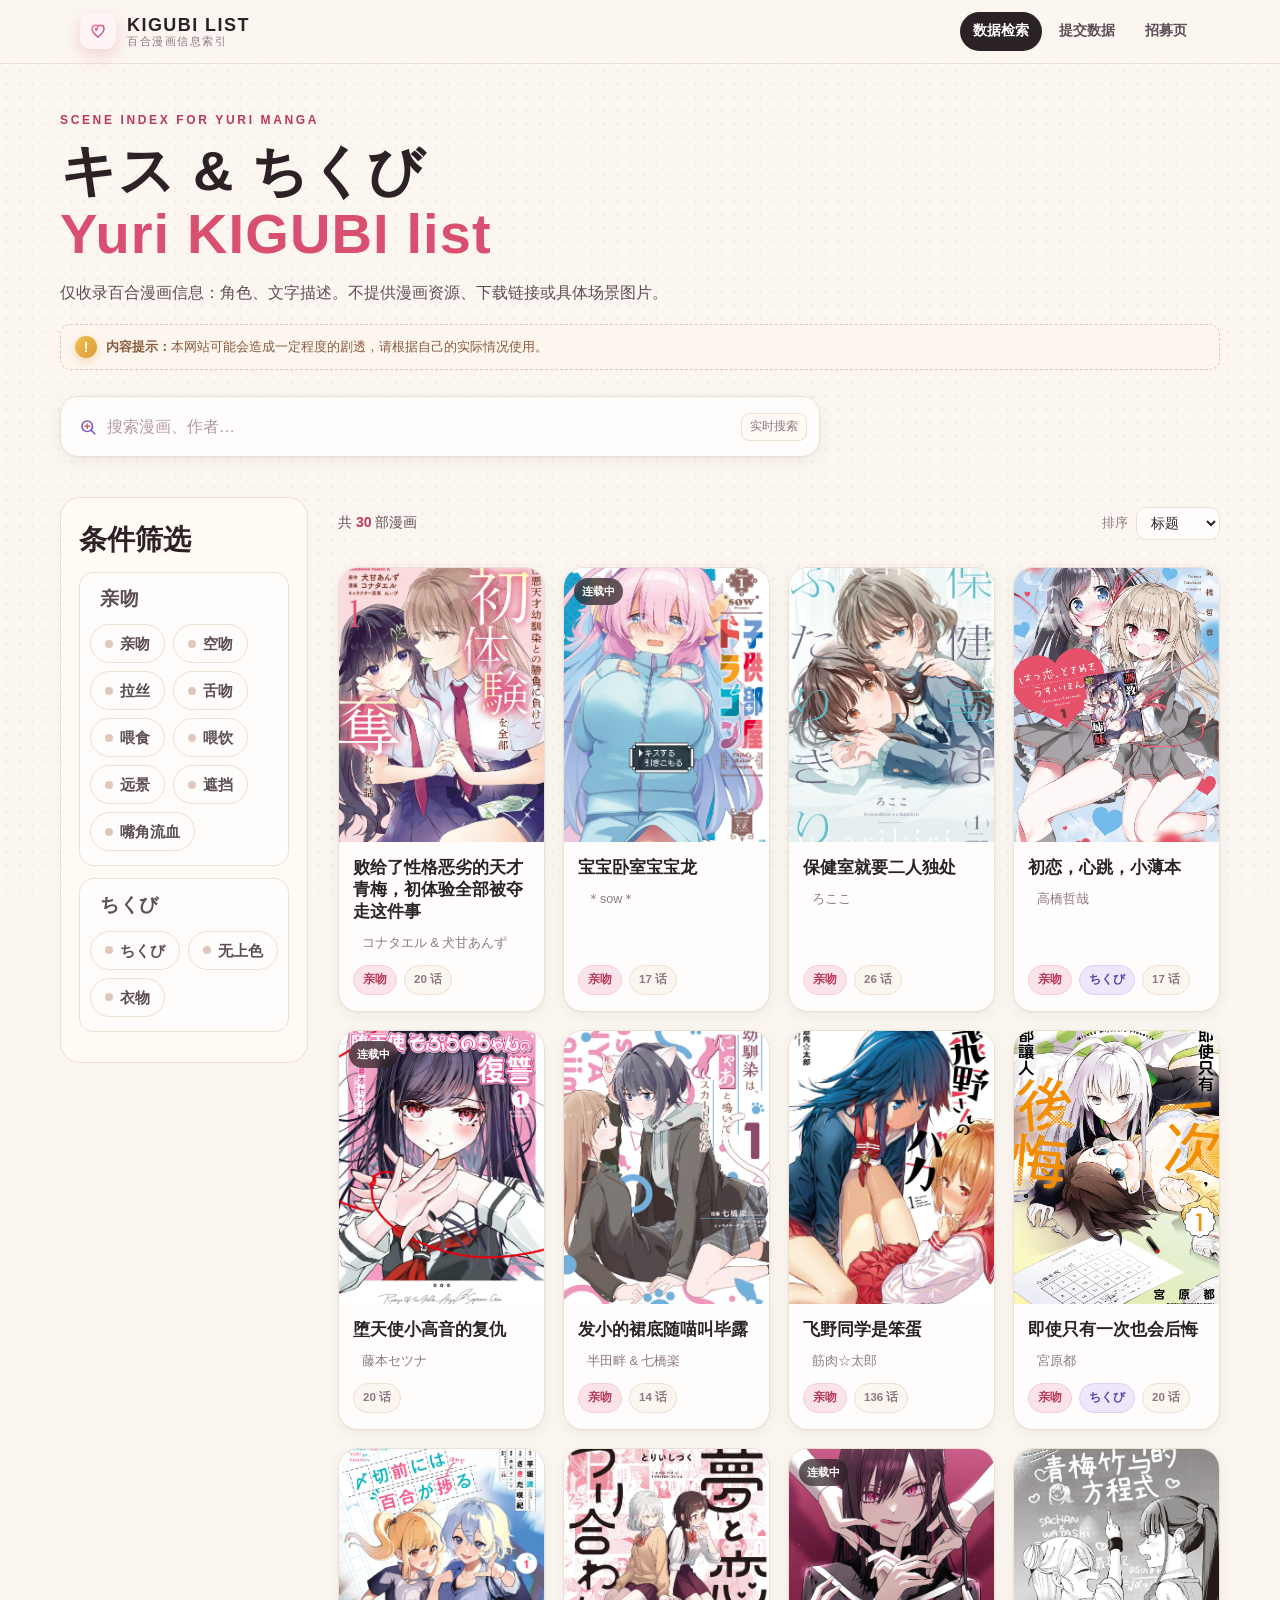
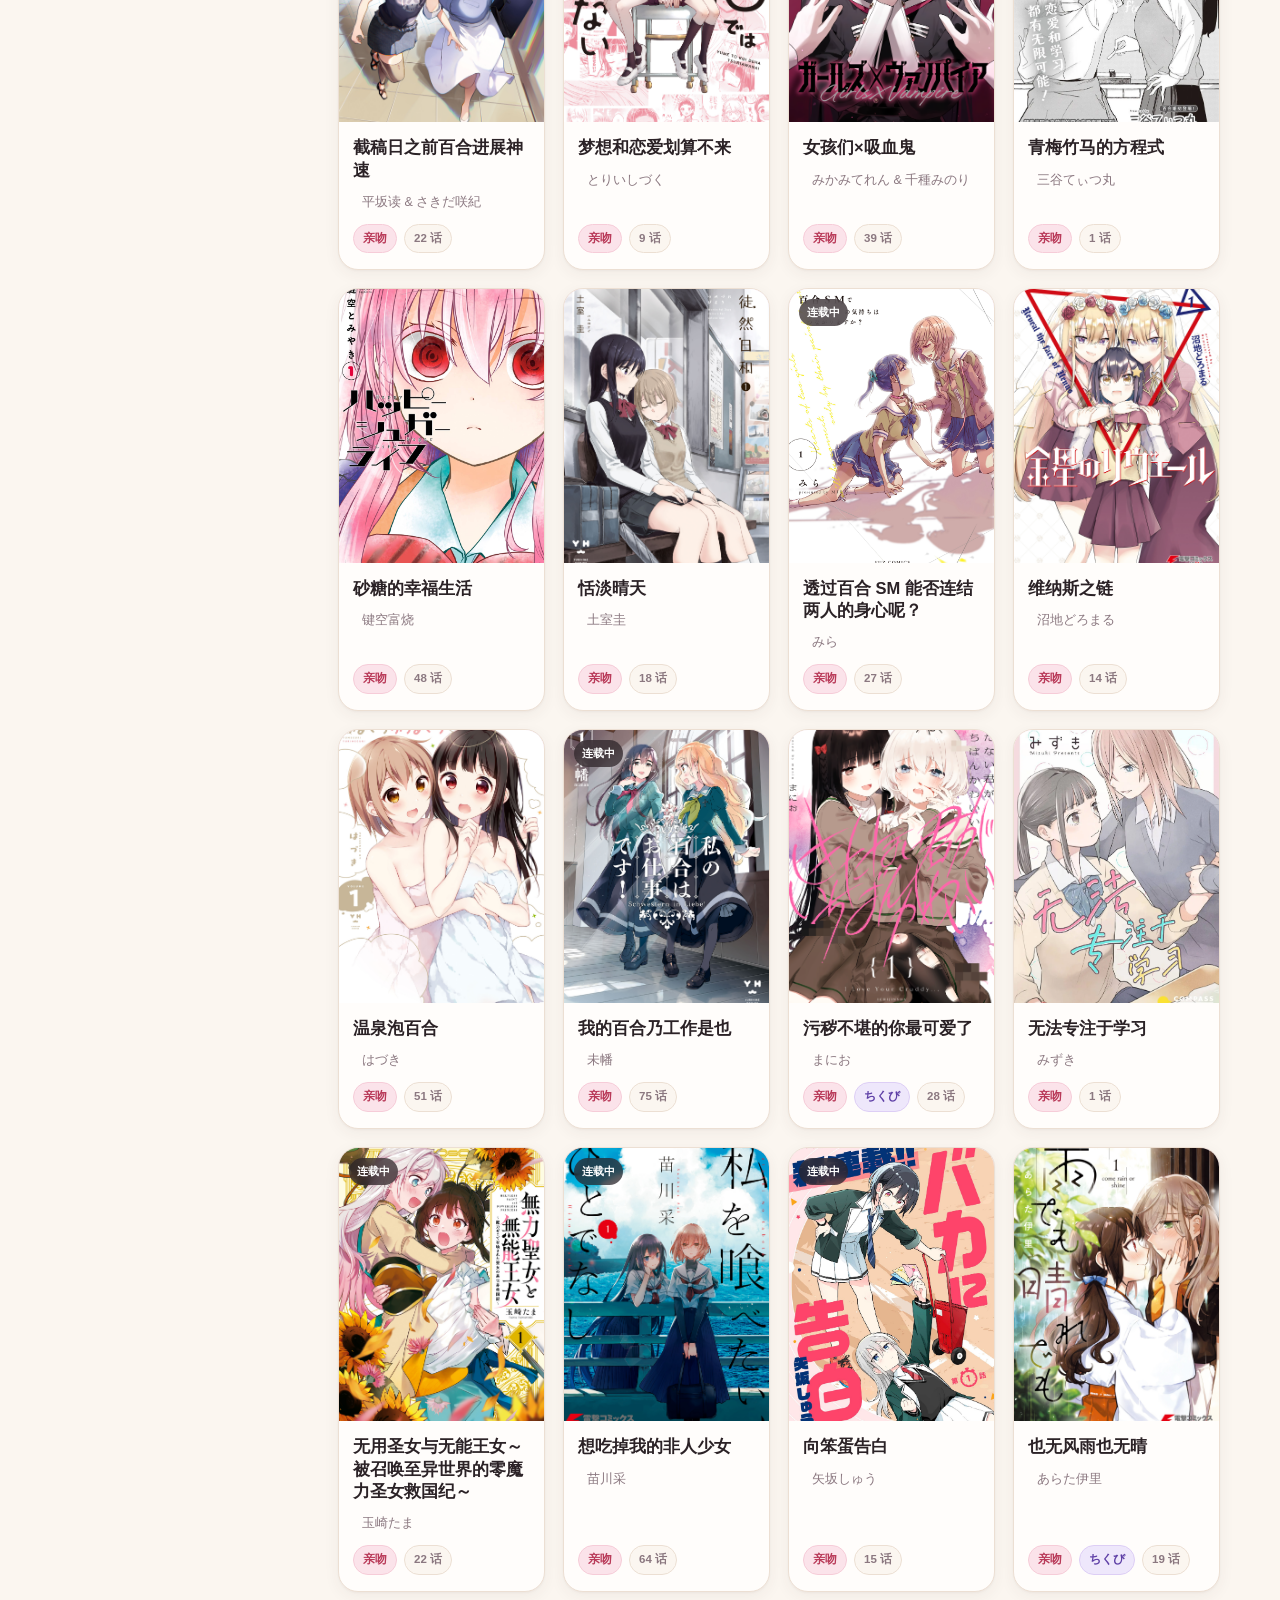
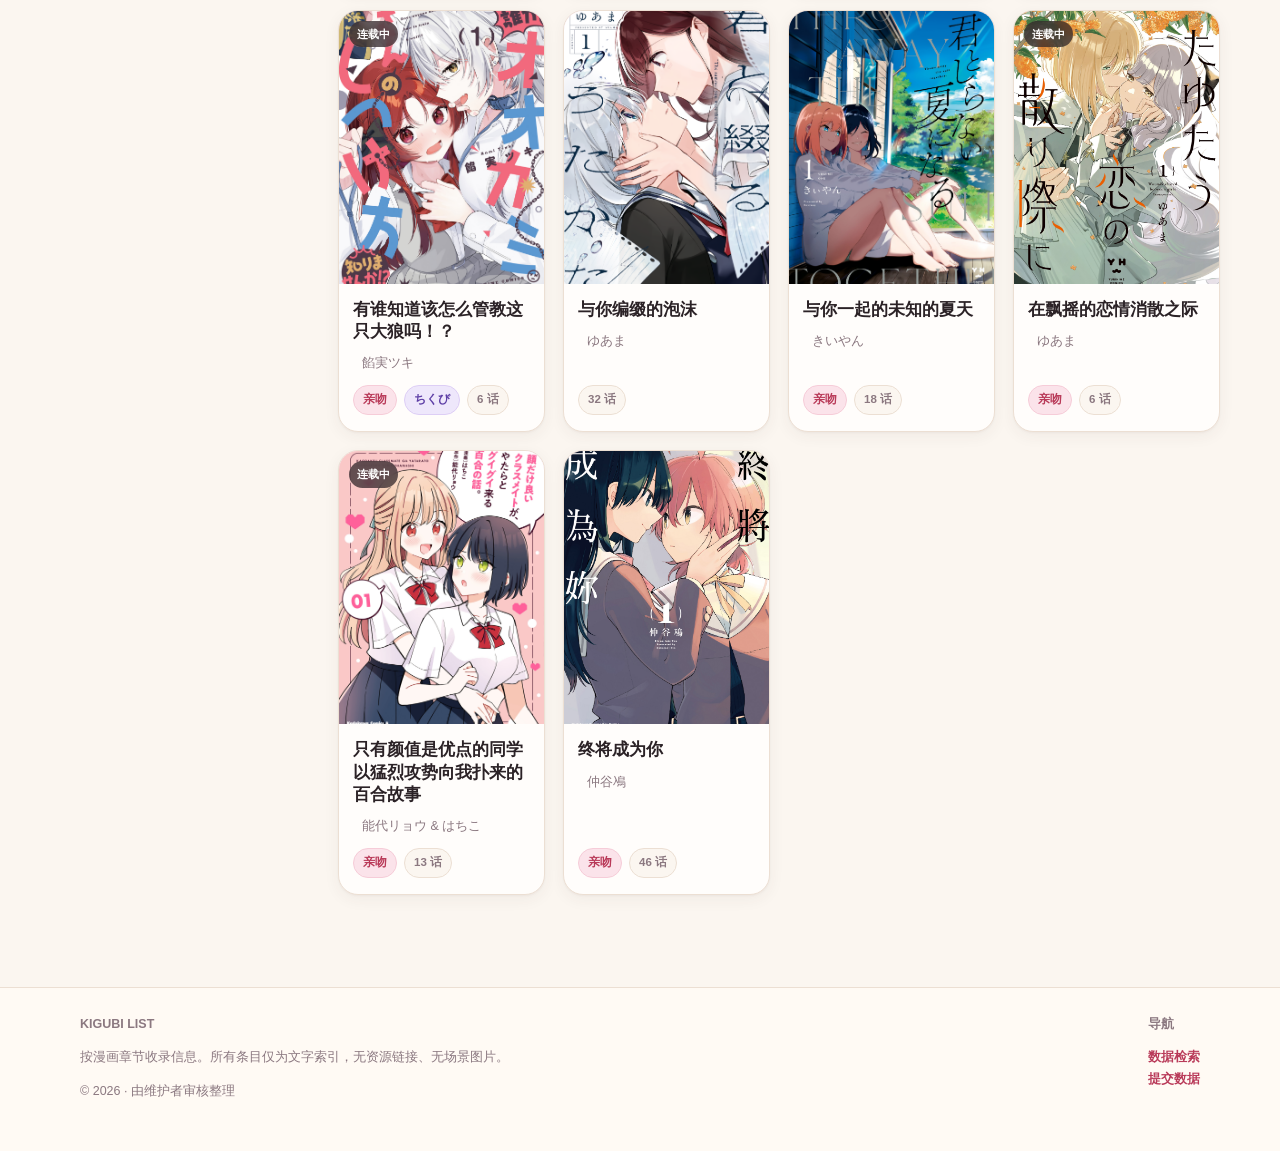
<file: index.html>
<!doctype html>
<html lang="zh-CN">
<head>
  <meta charset="utf-8">
  <meta name="viewport" content="width=device-width, initial-scale=1">
  <title>YURI KIGUBI LIST</title>
  <meta name="description" content="按漫画与章节收录亲吻场景和ちくび的信息索引。只提供角色与文字描述，不提供资源与具体场景图片。">
  <link rel="icon" href="assets/favicon.svg">  <link rel="stylesheet" href="assets/css/style.css">
</head>
<body>
  <a class="skip-link" href="#main">跳到主要内容</a>

  <header class="site-header">
    <div class="nav-inner">
      <a class="brand" href="index.html" aria-label="KIGUBI LIST 首页">
        <span class="brand-mark" aria-hidden="true"><img src="assets/favicon.svg" alt="" class="brand-mark-icon"></span>
        <span class="brand-text">
          <span class="brand-name">KIGUBI LIST</span>
          <span class="brand-sub">百合漫画信息索引</span>
        </span>
      </a>
      <nav class="nav-links" aria-label="主导航">
        <a data-nav href="index.html">数据检索</a>
        <a data-nav href="feedback.html">提交数据</a>
        <a data-nav href="join.html">招募页</a>
      </nav>
    </div>
  </header>

  <main id="main">
    <div class="wrap hero">
      <p class="section-kicker">Scene Index for Yuri Manga</p>
      <h1>キス &amp; ちくび<br><span class="tone">Yuri KIGUBI list</span></h1>
      <p class="hero-desc">
        仅收录百合漫画信息：角色、文字描述。不提供漫画资源、下载链接或具体场景图片。
      </p>

      <div class="hero-notice" role="note">
        <span class="hero-warn-icon" aria-hidden="true">!</span>
        <span><strong>内容提示：</strong>本网站可能会造成一定程度的剧透，请根据自己的实际情况使用。</span>
      </div>

      <div class="search-shell">
        <span class="icon search-icon" aria-hidden="true"><svg viewBox="0 0 24 24" width="18" height="18" fill="none" stroke="currentColor" stroke-width="2.2" stroke-linecap="round" stroke-linejoin="round"><circle cx="11" cy="11" r="7"></circle><line x1="16.5" y1="16.5" x2="21" y2="21"></line><path d="M8 11h6M11 8v6" stroke="#d94f70" stroke-width="1.8"></path></svg></span>
        <input id="searchInput" type="search" placeholder="搜索漫画、作者…" autocomplete="off">
        <span class="search-hint">实时搜索</span>
      </div>

      </div>

    <div class="wrap page">
      <div class="library">
        <aside class="filters" aria-label="条件筛选">
          <h2>条件筛选</h2>
          <div class="filter-box">
            <div class="filter-box-title">亲吻</div>
            <div class="filter-cloud" id="kissFilterCloud"></div>
          </div>
          <div class="filter-box">
            <div class="filter-box-title">ちくび</div>
            <div class="filter-cloud" id="nudityFilterCloud"></div>
          </div>
          <button class="clear-filters" id="clearFilters" type="button" style="display:none">清除筛选</button>
        </aside>

        <section aria-label="漫画列表">
          <div class="toolbar">
            <p class="toolbar-result" id="resultLabel" aria-live="polite"></p>
            <div class="select-wrap">
              <label for="sortSelect">排序</label>
              <select id="sortSelect">
                <option value="title" selected>标题</option>
                <option value="chapters">章节数</option>
              </select>
            </div>
          </div>
          <div class="manga-grid" id="mangaGrid"></div>
        </section>
      </div>
    </div>
  </main>

  <footer class="site-footer">
    <div class="footer-inner">
      <div class="grow">
        <strong>KIGUBI LIST</strong>
        <p>按漫画章节收录信息。所有条目仅为文字索引，无资源链接、无场景图片。</p>
        <p>© <span data-year>2025</span> · 由维护者审核整理</p>
      </div>
      <div>
        <strong>导航</strong>
        <p><a href="index.html">数据检索</a><br>
           <a href="feedback.html">提交数据</a></p>
      </div>
    </div>
  </footer>

  <!--  
  <div class="spoiler-modal" id="spoilerModal" hidden>
    <div class="spoiler-card" role="dialog" aria-labelledby="spoilerTitle">
      <h1 id="spoilerTitle">剧透预警</h1>
      <p class="spoiler-sub">本站仅收录百合漫画信息，不提供任何资源，使用将会导致一定程度的剧透，请根据您对剧透的不同容忍度使用本站。</p>
      <div class="spoiler-grid">
        <div class="spoiler-mini" style="background:#fde7ee; color:#d94f70;">
          <span class="spoiler-mini-title" style="font-size:18px;">剧透预警</span>
          <span class="spoiler-mini-desc" style="font-size:14px;">示例说明文字（后续替换）</span>
        </div>
        <div class="spoiler-mini" style="background:#fbefdb; color:#d99a3c;">
          <span class="spoiler-mini-title" style="font-size:19px;">示例示例</span>
          <span class="spoiler-mini-desc" style="font-size:13px;">示例说明文字一</span>
          <span class="spoiler-mini-desc" style="font-size:15px;">示例说明文字二</span>
        </div>
        <div class="spoiler-mini" style="background:#eee7fb; color:#7b5bc2;">
          <span class="spoiler-mini-title" style="font-size:17px;">示例标题三（稍小字号）</span>
          <span class="spoiler-mini-desc" style="font-size:16px;">示例说明文字</span>
          <span class="spoiler-mini-desc" style="font-size:14px;">补充示例说明</span>
        </div>
        <div class="spoiler-mini" style="background:#dff2eb; color:#3d9a7c;">
          <span class="spoiler-mini-title" style="font-size:20px;">示例标题四</span>
          <span class="spoiler-mini-desc" style="font-size:15px;">示例说明文字（后续替换）</span>
        </div>
      </div>
      <label class="check-row spoiler-check">
        <input type="checkbox" id="spoilerNever" disabled>
        <span id="spoilerNeverLabel">我已了解本网站将会造成一定程度的百合漫画剧透且不提供任何资源，下次不再提示（10 秒后可勾选）</span>
      </label>
      <button class="btn-primary" id="spoilerConfirm" type="button">确认</button>
    </div>
  </div>
  -->

  <script src="data/config.js"></script>
  <script src="data/manga-data.js"></script>
  <script src="assets/js/app.js"></script>
  <script src="assets/js/index.js"></script>
</body>
</html>
</file>
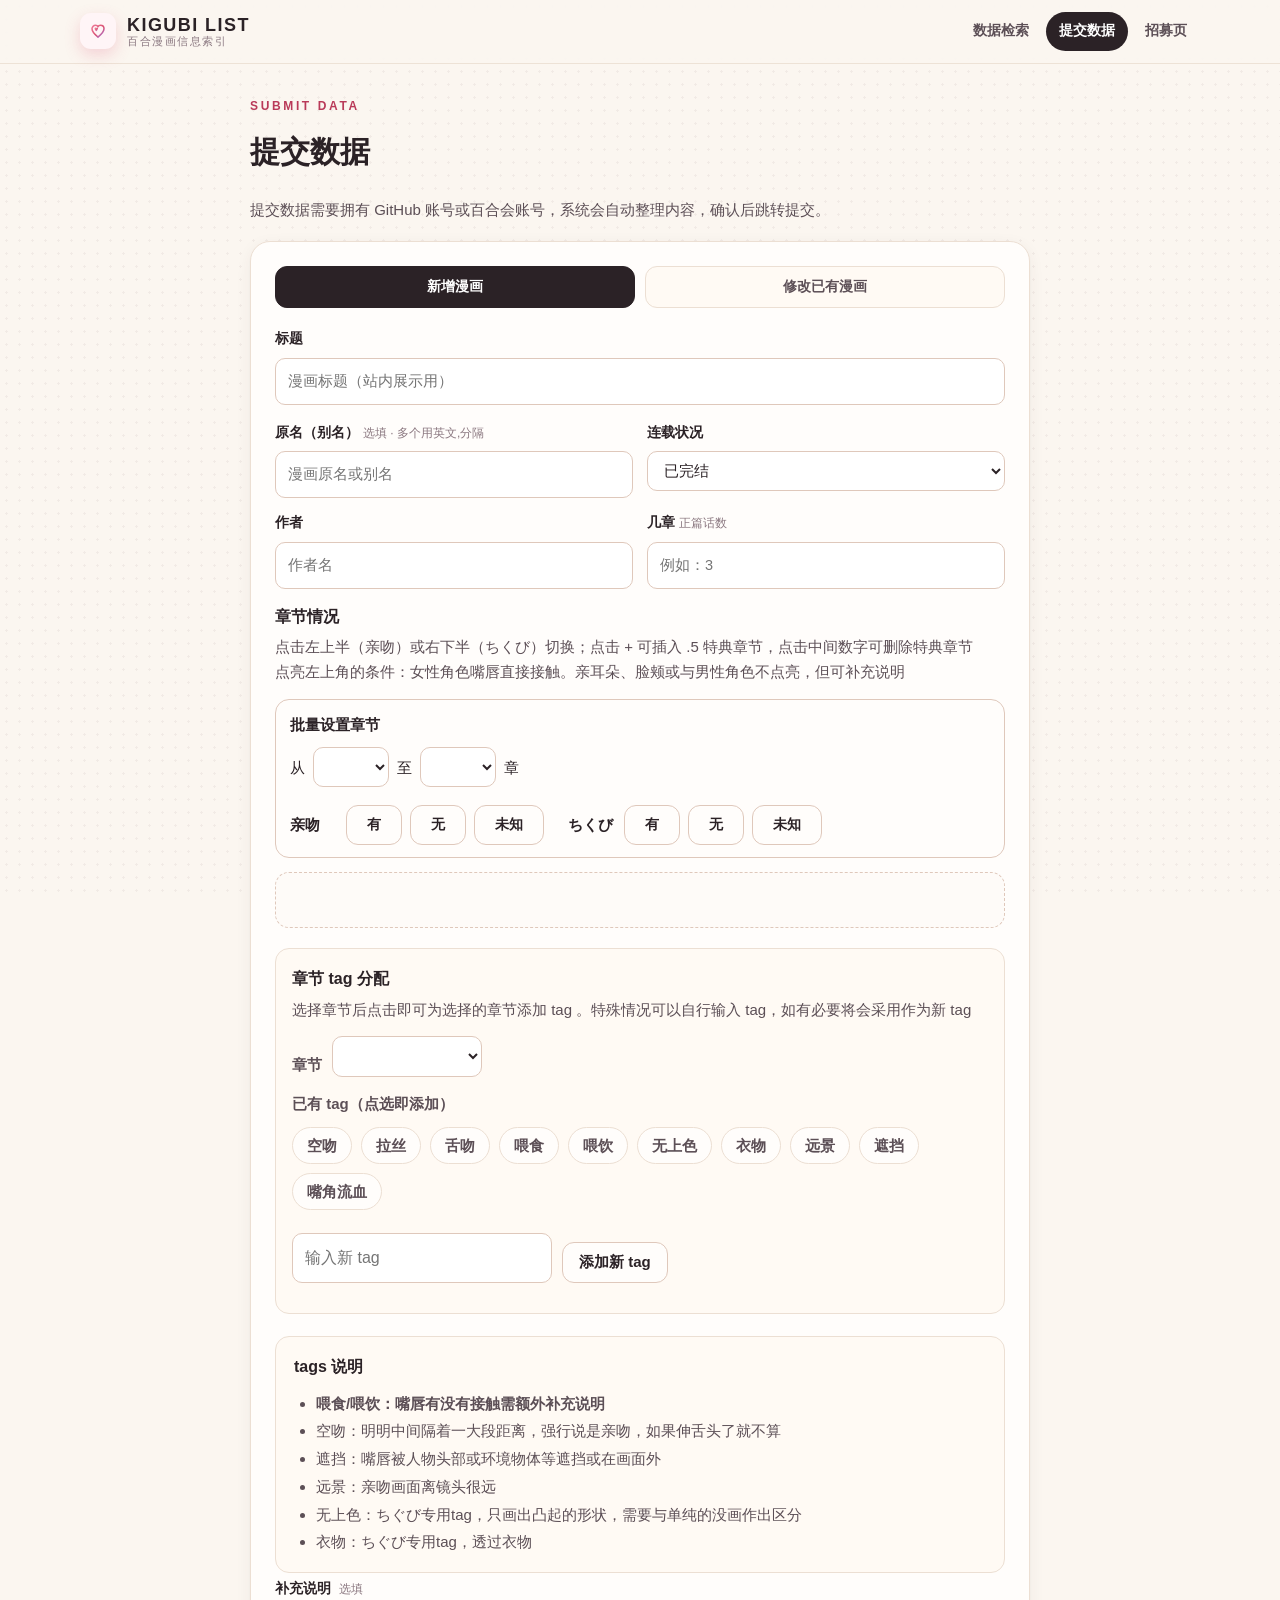
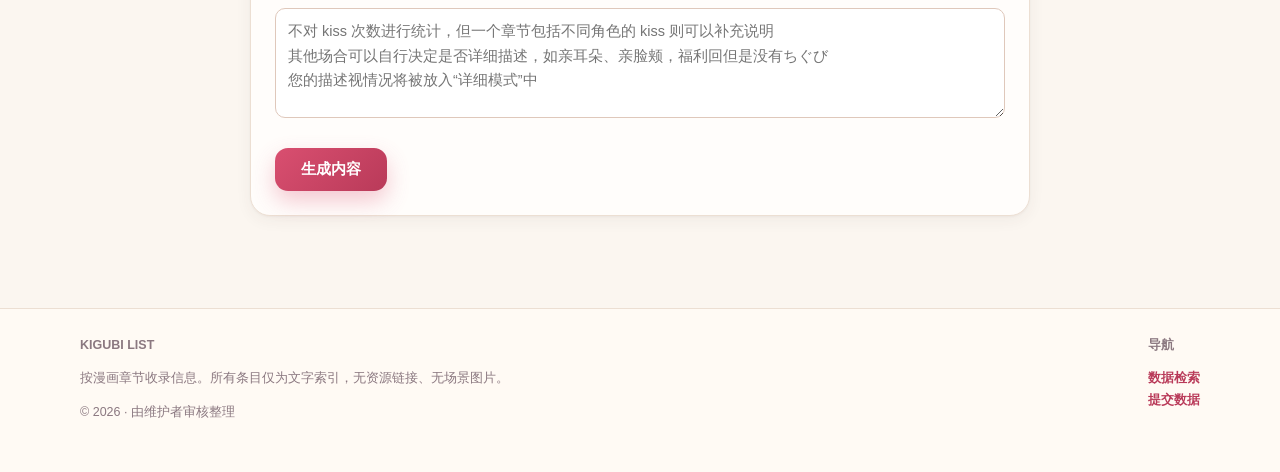
<file: feedback.html>
<!doctype html>
<html lang="zh-CN">
<head>
  <meta charset="utf-8">
  <meta name="viewport" content="width=device-width, initial-scale=1">
  <title>提交数据 | YURI KIGUBI LIST</title>
  <meta name="description" content="新增漫画或修改已有漫画的信息">
  <link rel="icon" href="assets/favicon.svg">  <link rel="stylesheet" href="assets/css/style.css">
</head>
<body>  
  <a class="skip-link" href="#main">跳到主要内容</a>

  <header class="site-header">
    <div class="nav-inner">
      <a class="brand" href="index.html" aria-label="KIGUBI LIST 首页">
        <span class="brand-mark" aria-hidden="true"><img src="assets/favicon.svg" alt="" class="brand-mark-icon"></span>
        <span class="brand-text">
          <span class="brand-name">KIGUBI LIST</span>
          <span class="brand-sub">百合漫画信息索引</span>
        </span>
      </a>
      <nav class="nav-links" aria-label="主导航">
        <a data-nav href="index.html">数据检索</a>
        <a data-nav href="feedback.html">提交数据</a>
        <a data-nav href="join.html">招募页</a>
      </nav>
    </div>
  </header>

  <main id="main" class="wrap page">
    <div class="form-shell">
      <p class="section-kicker">Submit Data</p>
      <h1 style="margin-top:0; font-family:var(--font-display); font-size:30px; font-weight:900;">提交数据</h1>
      <p class="form-intro">
        提交数据需要拥有 GitHub 账号或百合会账号，系统会自动整理内容，确认后跳转提交。
      </p>

      <div class="setup-notice" id="setupNotice">
        <strong>目前出现了些许问题，请耐心等待站点维护者进行修复，若长时间未恢复可于 github 或百合会联系维护者。</strong>
      </div>

      <form class="form-card" id="feedbackForm" novalidate>
        <div class="fb-tabs" role="tablist" aria-label="数据类型">
          <button type="button" class="fb-tab active" data-tab="new" id="tabNew">新增漫画</button>
          <button type="button" class="fb-tab" data-tab="modify" id="tabModify">修改已有漫画</button>
        </div>

        <!-- 新增漫画 -->
        <section class="fb-panel active" id="panelNew" aria-label="新增漫画">
          <div class="field">
            <label for="fbkNewTitle">标题<span class="field-hint"></span></label>
            <input class="input" id="fbkNewTitle" name="newTitle" placeholder="漫画标题（站内展示用）">
          </div>

          <div class="form-row">
            <div class="field">
              <label for="fbkNewAltTitles">原名（别名）<span class="field-hint">选填 · 多个用英文,分隔</span></label>
              <input class="input" id="fbkNewAltTitles" name="newAltTitles" placeholder="漫画原名或别名">
            </div>
            <div class="field">
              <label for="fbkNewStatus">连载状况<span class="field-hint"></span></label>
              <select class="select" id="fbkNewStatus" name="newStatus">
                <option value="">已完结</option>
                <option value="连载中">连载中</option>
                <option value="休刊">休刊</option>
              </select>
            </div>
          </div>

          <div class="form-row">
            <div class="field">
              <label for="fbkNewAuthor">作者<span class="field-hint"></span></label>
              <input class="input" id="fbkNewAuthor" name="newAuthor" placeholder="作者名">
            </div>
            <div class="field">
              <label for="fbkNewChapters">几章<span class="field-hint">正篇话数</span></label>
              <input class="input" id="fbkNewChapters" name="newChapters" type="number" min="1" max="300" inputmode="numeric" placeholder="例如：3">
            </div>
          </div>

          <p class="chapter-cells-title">章节情况</p>
          <p class="chapter-cells-hint">点击左上半（亲吻）或右下半（ちくび）切换；点击 + 可插入 .5 特典章节，点击中间数字可删除特典章节<br>点亮左上角的条件：女性角色嘴唇直接接触。亲耳朵、脸颊或与男性角色不点亮，但可补充说明</p>
          <div class="chapter-cells" id="newChapterCells"></div>

          <div class="tag-assign">
            <p class="chapter-cells-title">章节 tag 分配</p>
            <p class="chapter-cells-hint">选择章节后点击即可为选择的章节添加 tag 。特殊情况可以自行输入 tag，如有必要将会采用作为新 tag</p>
            <div class="tag-assign-row">
              <label for="newTagChapter">章节</label>
              <select id="newTagChapter" class="select"></select>
            </div>
            <div class="tag-assign-existing">
              <span class="tag-assign-existing-label">已有 tag（点选即添加）</span>
              <div class="tag-assign-chips" id="newTagChips"></div>
            </div>
            <div class="tag-assign-new-row">
              <input id="newTagName" class="input" list="newTagDatalist" placeholder="输入新 tag ">
              <datalist id="newTagDatalist"></datalist>
              <button type="button" class="btn-ghost" id="newTagAdd">添加新 tag</button>
            </div>
            <ul class="tag-assign-list" id="newTagAssignList"></ul>
          </div>
        </section>

        <!-- 修改已有漫画 -->
        <section class="fb-panel" id="panelModify" aria-label="修改已有漫画">
          <div class="field">
            <label for="fbkModifyManga">选择漫画<span class="field-hint">必填 · 可输入搜索</span></label>
            <input class="input" id="fbkModifyManga" name="modifyManga" list="modifyMangaList" placeholder="输入漫画标题搜索…" autocomplete="off">
            <datalist id="modifyMangaList"></datalist>
          </div>

          <p class="chapter-cells-title">章节情况</p>
          <p class="chapter-cells-hint">粉色/紫色 = 有记录；灰色 = 无记录；蓝色 = 未知。</p>
          <p class="chapter-cells-hint">点击章节之间的 + 可插入 .5 特典章节，点击最后一章后面的 + 可新增章节。</p>
          <div class="chapter-cells" id="modifyChapterCells"></div>

          <div class="tag-assign">
            <p class="chapter-cells-title">章节 tag 分配</p>
            <p class="chapter-cells-hint">选择章节。下方会列出目前网站上已有的所有 tag，选好章节后点一下 tag 即可添加；也可以输入新 tag 后手动添加。</p>
            <div class="tag-assign-row">
              <label for="modifyTagChapter">章节</label>
              <select id="modifyTagChapter" class="select"></select>
            </div>
            <div class="tag-assign-existing">
              <span class="tag-assign-existing-label">已有 tag（点选即添加）</span>
              <div class="tag-assign-chips" id="modifyTagChips"></div>
            </div>
            <div class="tag-assign-new-row">
              <input id="modifyTagName" class="input" list="modifyTagDatalist" placeholder="或输入新 tag 后添加">
              <datalist id="modifyTagDatalist"></datalist>
              <button type="button" class="btn-ghost" id="modifyTagAdd">添加新 tag</button>
            </div>
            <ul class="tag-assign-list" id="modifyTagAssignList"></ul>
          </div>
        </section>

        <div class="tags-notes">
          <p class="chapter-cells-title">tags 说明</p>
          <ul class="tags-notes-list">
            <li><strong>喂食/喂饮：嘴唇有没有接触需额外补充说明</strong></li>
            <li>空吻：明明中间隔着一大段距离，强行说是亲吻，如果伸舌头了就不算</li>
            <li>遮挡：嘴唇被人物头部或环境物体等遮挡或在画面外</li>
            <li>远景：亲吻画面离镜头很远</li>
            <li>无上色：ちぐび专用tag，只画出凸起的形状，需要与单纯的没画作出区分</li>
            <li>衣物：ちぐび专用tag，透过衣物</li>
          </ul>
        </div>

        <div class="field">
          <label for="fbkExtraNote" class="extra-note-label">
            补充说明
            <span class="field-hint">选填</span>
          </label>

          <textarea
            class="textarea"
            id="fbkExtraNote"
            name="extraNote"
            placeholder="不对 kiss 次数进行统计，但一个章节包括不同角色的 kiss 则可以补充说明&#10;其他场合可以自行决定是否详细描述，如亲耳朵、亲脸颊，福利回但是没有ちぐび&#10;您的描述视情况将被放入“详细模式”中"></textarea>
        </div>

        <!-- <label class="check-row">
          <input type="checkbox" id="fbkConsent" name="consent">
          <span>我确认提交的内容会公开显示在 GitHub Issue 中，且本人有权提供这些信息。</span>
        </label>-->

        <div class="submit-row">
          <button class="btn-primary" id="fbkSubmit" type="submit">提交数据</button>
          <span class="form-status" id="fbkStatus" aria-live="polite"></span>
        </div>
      </form>

      <div class="modal-backdrop" id="issueModal" hidden>
        <div class="modal-card" role="dialog" aria-labelledby="issueModalTitle">
          <h2 id="issueModalTitle" style="margin:0 0 8px; font-family:var(--font-display);">确认投稿内容</h2>
          <p class="modal-hint">
            点击下方按钮将打开 GitHub Issue 页面或百合会页面<br>
            带有预填功能 <strong>内容过长可能导致无法打开url，此时需要自行复制</strong>。
          </p>
          <label for="issueBodyPreview" class="field-label">将提交的代码（不包括补充说明，详情请于对应网站确认）</label>
          <textarea class="textarea" id="issueBodyPreview" readonly style="height:200px; margin-top:6px;"></textarea>
          <div class="modal-actions">
            <button type="button" class="btn-ghost" id="issueCopy">复制内容</button>
            <button type="button" class="btn-ghost" id="issueCancel">返回修改</button>
            <a class="btn-primary" id="issueOpen" href="#" target="_blank" rel="noopener">前往 GitHub 提交 Issue</a>
            <a class="btn-primary" id="lilyOpen" href="#" target="_blank" rel="noopener">前往百合会提交</a>
          </div>
          </div>
        </div>
      </div>

      </div>
    </div>
  </main>

  <footer class="site-footer">
    <div class="footer-inner">
      <div class="grow">
        <strong>KIGUBI LIST</strong>
        <p>按漫画章节收录信息。所有条目仅为文字索引，无资源链接、无场景图片。</p>
        <p>© <span data-year>2025</span> · 由维护者审核整理</p>
      </div>
      <div>
        <strong>导航</strong>
        <p><a href="index.html">数据检索</a><br>
           <a href="feedback.html">提交数据</a></p>
      </div>
    </div>
  </footer>

  <script src="data/config.js"></script>
  <script src="data/manga-data.js"></script>
  <script src="assets/js/app.js"></script>
  <script src="assets/js/feedback.js"></script>
</body>
</html>
</file>
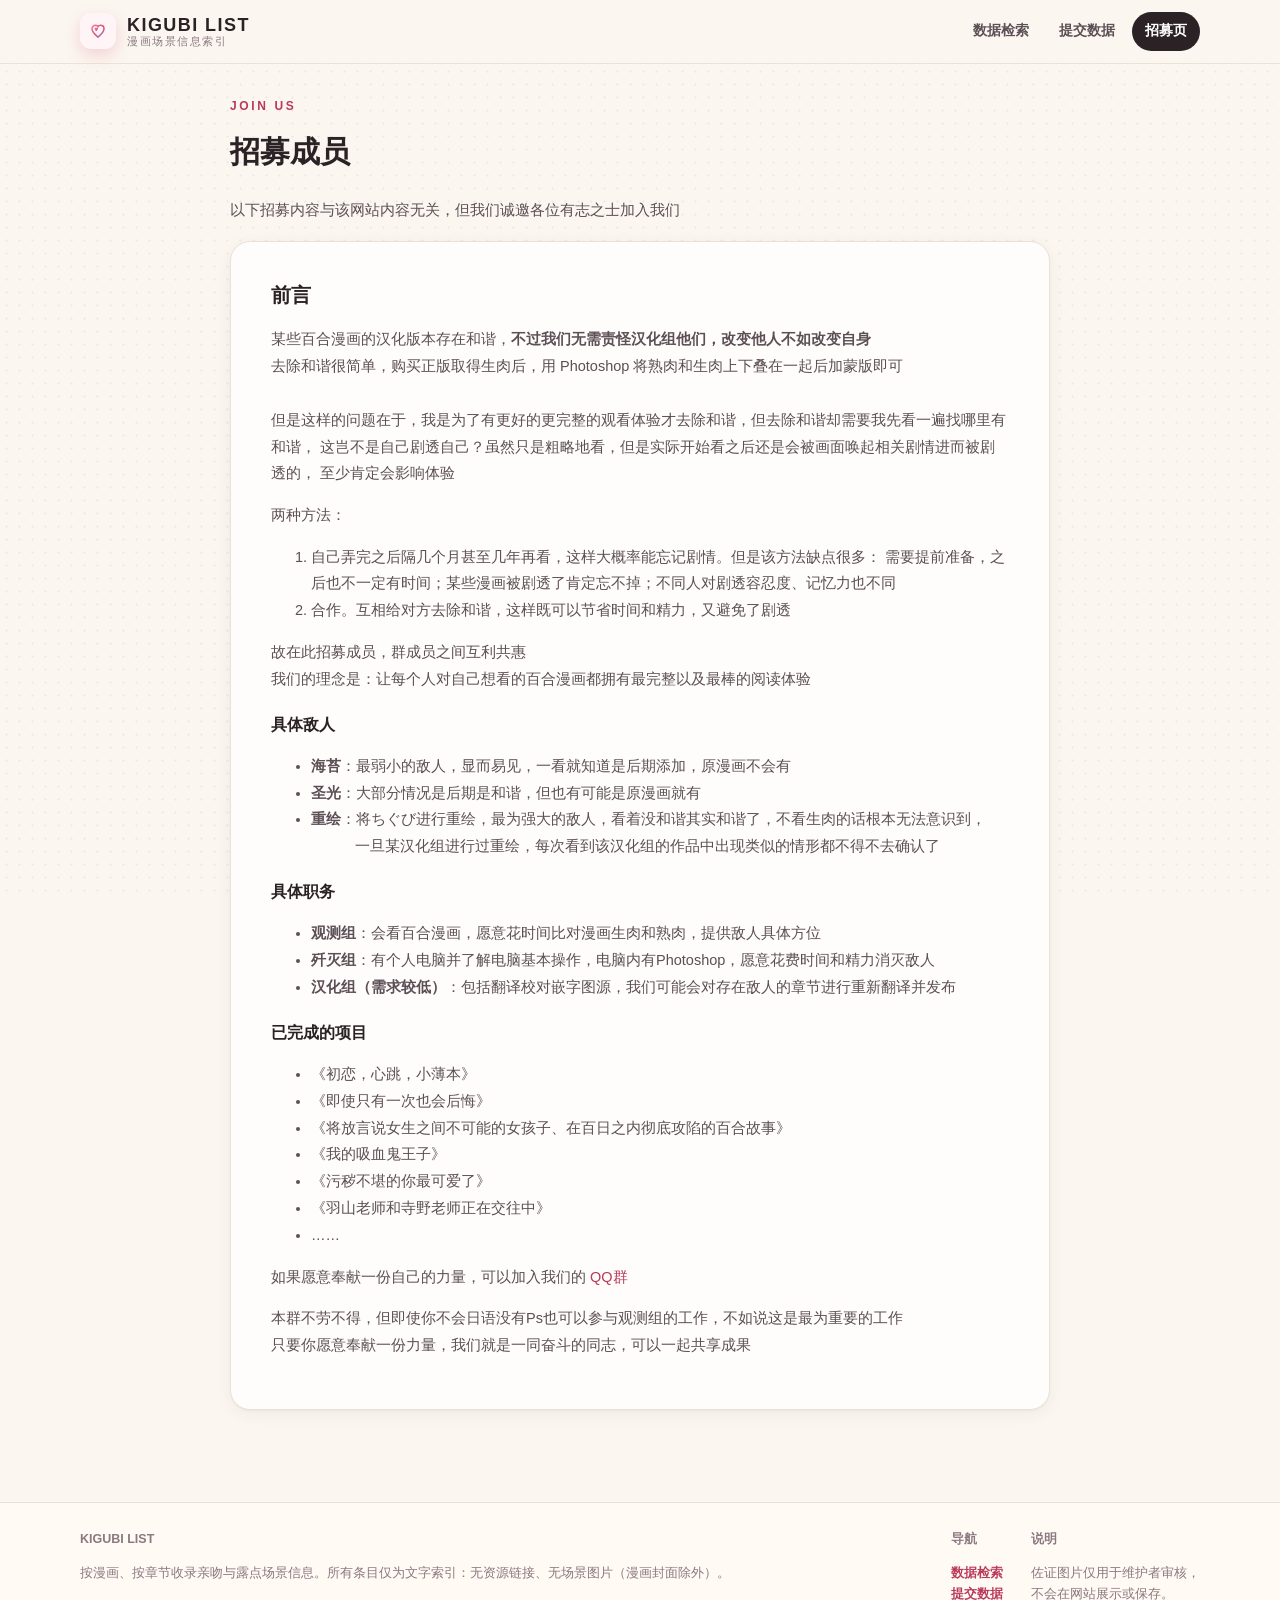
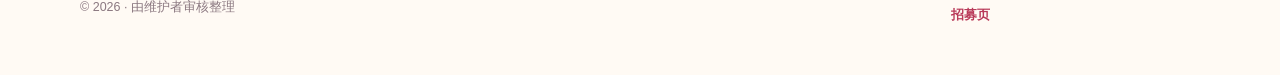
<file: join.html>
<!doctype html>
<html lang="zh-CN">
<head>
  <meta charset="utf-8">
  <meta name="viewport" content="width=device-width, initial-scale=1">
  <title>招募页 | YURI KIGUBI LIST</title>
  <meta name="description" content="维护者审核提交数据与更新漫画场景数据的流程说明。">
  <link rel="icon" href="assets/favicon.svg">  <link rel="stylesheet" href="assets/css/style.css">
</head>
<body>
  <a class="skip-link" href="#main">跳到主要内容</a>

  <header class="site-header">
    <div class="nav-inner">
      <a class="brand" href="index.html" aria-label="KIGUBI LIST 首页">
        <span class="brand-mark" aria-hidden="true"><img src="assets/favicon.svg" alt="" class="brand-mark-icon"></span>
        <span class="brand-text">
          <span class="brand-name">KIGUBI LIST</span>
          <span class="brand-sub">漫画场景信息索引</span>
        </span>
      </a>
      <nav class="nav-links" aria-label="主导航">
        <a data-nav href="index.html">数据检索</a>
        <a data-nav href="feedback.html">提交数据</a>
        <a data-nav href="join.html">招募页</a>
      </nav>
    </div>
  </header>

  <main id="main" class="wrap page">
    <div class="prose-shell">
      <p class="section-kicker">Join Us</p>
      <h1 style="margin-top:0; font-family:var(--font-display); font-size:30px; font-weight:900;">招募成员</h1>
      <p class="form-intro">
        以下招募内容与该网站内容无关，但我们诚邀各位有志之士加入我们
      </p>

      <div class="prose">
        <h2>前言</h2>
        <p>某些百合漫画的汉化版本存在和谐，<strong>不过我们无需责怪汉化组他们，改变他人不如改变自身</strong><br>
          去除和谐很简单，购买正版取得生肉后，用 Photoshop 将熟肉和生肉上下叠在一起后加蒙版即可<br><br>
          但是这样的问题在于，我是为了有更好的更完整的观看体验才去除和谐，但去除和谐却需要我先看一遍找哪里有和谐，
          这岂不是自己剧透自己？虽然只是粗略地看，但是实际开始看之后还是会被画面唤起相关剧情进而被剧透的，
          至少肯定会影响体验</p>
          <p>两种方法：<ol><li>自己弄完之后隔几个月甚至几年再看，这样大概率能忘记剧情。但是该方法缺点很多：
            需要提前准备，之后也不一定有时间；某些漫画被剧透了肯定忘不掉；不同人对剧透容忍度、记忆力也不同</li>
            <li>合作。互相给对方去除和谐，这样既可以节省时间和精力，又避免了剧透</li>
          </ol>

        </p>
        <p>
          故在此招募成员，群成员之间互利共惠<br>
          我们的理念是：让每个人对自己想看的百合漫画都拥有最完整以及最棒的阅读体验
        </p>

        <h3>具体敌人</h3>
        <ul><li><strong>海苔</strong>：最弱小的敌人，显而易见，一看就知道是后期添加，原漫画不会有</li>
        <li><strong>圣光</strong>：大部分情况是后期是和谐，但也有可能是原漫画就有</li>
        <li><strong>重绘</strong>：将ちぐび进行重绘，最为强大的敌人，看着没和谐其实和谐了，不看生肉的话根本无法意识到，<br>
          &emsp;&emsp;&emsp;一旦某汉化组进行过重绘，每次看到该汉化组的作品中出现类似的情形都不得不去确认了</li>
        </ul>

        <h3>具体职务</h3>
        <ul><li><strong>观测组</strong>：会看百合漫画，愿意花时间比对漫画生肉和熟肉，提供敌人具体方位</li>
        <li><strong>歼灭组</strong>：有个人电脑并了解电脑基本操作，电脑内有Photoshop，愿意花费时间和精力消灭敌人</li>
        <li><strong>汉化组（需求较低）</strong>：包括翻译校对嵌字图源，我们可能会对存在敌人的章节进行重新翻译并发布</li>
        </ul>
        <h3>已完成的项目</h3>
          <ul>
            <li>《初恋，心跳，小薄本》</li>
            <li>《即使只有一次也会后悔》</li>
            <li>《将放言说女生之间不可能的女孩子、在百日之内彻底攻陷的百合故事》</li>
            <li>《我的吸血鬼王子》</li>
            <li>《污秽不堪的你最可爱了》</li>
            <li>《羽山老师和寺野老师正在交往中》</li>
            <li>……</li>
          </ul>

        <p>
          如果愿意奉献一份自己的力量，可以加入我们的
          <a href="https://qun.qq.com/universal-share/share?ac=1&authKey=gkY1AFj0XWAgw4oKn7gzGXr7tI2iRWfbevgimnEV9tWwr5jHRuHgI1vVYUkX8TMS&busi_data=eyJncm91cENvZGUiOiIxMDc0NTg1MzkxIiwidG9rZW4iOiJGYXVDTW8vTXh5di9vbTBXaWdubFh2c2kxOGg1UDRIbWRsaThiSzh4T01lZ1lKUjJkSDFuZXBpQnZzbkR1WjFFIiwidWluIjoiNzMxNzU2MTUzIn0%3D&data=-MOHEtiHFZiw4yTefJQbL_IrJOACbCfHhJEfWtM4S9BbJCyyHple-a9WE5ENFOW1kZ4Ad-nFczLWWmmtXYyZrw&svctype=4&tempid=h5_group_info" target="_blank" rel="noopener">QQ群</a>
        </p>

        <p>
          本群不劳不得，但即使你不会日语没有Ps也可以参与观测组的工作，不如说这是最为重要的工作<br>
          只要你愿意奉献一份力量，我们就是一同奋斗的同志，可以一起共享成果
        </p>
      </div>
    </div>
  </main>

  <footer class="site-footer">
    <div class="footer-inner">
      <div class="grow">
        <strong>KIGUBI LIST</strong>
        <p>按漫画、按章节收录亲吻与露点场景信息。所有条目仅为文字索引：无资源链接、无场景图片（漫画封面除外）。</p>
        <p>© <span data-year>2025</span> · 由维护者审核整理</p>
      </div>
      <div>
        <strong>导航</strong>
        <p><a href="index.html">数据检索</a><br>
           <a href="feedback.html">提交数据</a><br>
           <a href="join.html">招募页</a></p>
      </div>
      <div>
        <strong>说明</strong>
        <p>佐证图片仅用于维护者审核，<br>不会在网站展示或保存。</p>
      </div>
    </div>
  </footer>

  <script src="data/config.js"></script>
  <script src="data/manga-data.js"></script>
  <script src="assets/js/app.js"></script>
  <script>KIGUBI_APP.boot();</script>
</body>
</html>
</file>
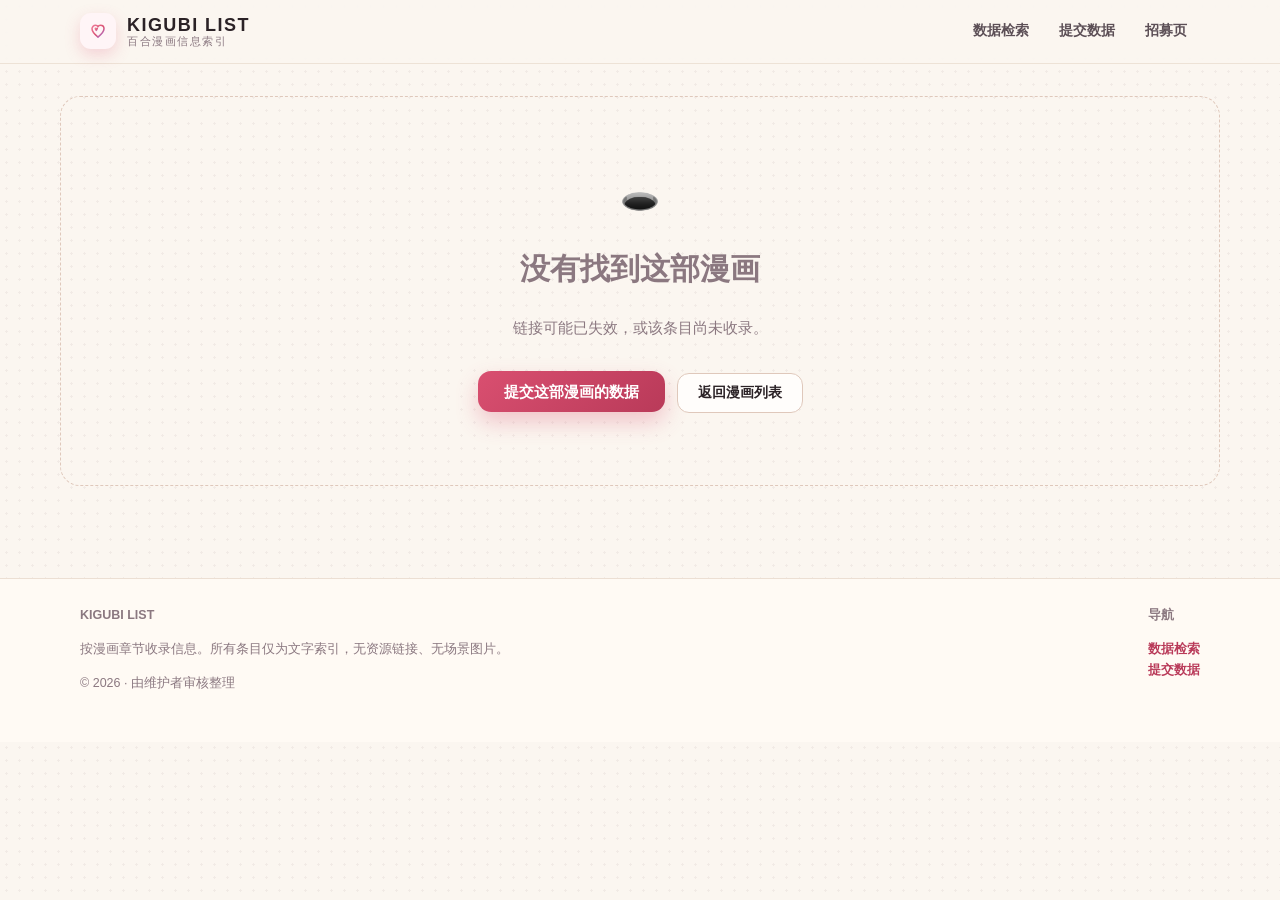
<file: manga.html>
<!doctype html>
<html lang="zh-CN">
<head>
  <meta charset="utf-8">
  <meta name="viewport" content="width=device-width, initial-scale=1">
  <title>漫画详情 | KIGUBI LIST</title>
  <meta name="description" content="按章节查看漫画中的亲吻场景与ちくび信息记录。">
  <link rel="icon" href="assets/favicon.svg">  <link rel="stylesheet" href="assets/css/style.css">
</head>
<body>
  <a class="skip-link" href="#main">跳到主要内容</a>

  <header class="site-header">
    <div class="nav-inner">
      <a class="brand" href="index.html" aria-label="KIGUBI LIST 首页">
        <span class="brand-mark" aria-hidden="true"><img src="assets/favicon.svg" alt="" class="brand-mark-icon"></span>
        <span class="brand-text">
          <span class="brand-name">KIGUBI LIST</span>
          <span class="brand-sub">百合漫画信息索引</span>
        </span>
      </a>
      <nav class="nav-links" aria-label="主导航">
        <a data-nav href="index.html">数据检索</a>
        <a data-nav href="feedback.html">提交数据</a>
        <a data-nav href="join.html">招募页</a>
      </nav>
    </div>
  </header>

  <main id="main" class="wrap page">
    <div id="detail"></div>
  </main>

  <footer class="site-footer">
    <div class="footer-inner">
      <div class="grow">
        <strong>KIGUBI LIST</strong>
        <p>按漫画章节收录信息。所有条目仅为文字索引，无资源链接、无场景图片。</p>
        <p>© <span data-year>2025</span> · 由维护者审核整理</p>
      </div>
      <div>
        <strong>导航</strong>
        <p><a href="index.html">数据检索</a><br>
           <a href="feedback.html">提交数据</a></p>
      </div>
    </div>
  </footer>

  <script src="data/config.js"></script>
  <script src="data/manga-data.js"></script>
  <script src="assets/js/app.js"></script>
  <script src="assets/js/manga.js"></script>
</body>
</html>
</file>
<file: assets/css/style.css>
/* ==========================================================================
   KIGUBI LIST — 站点样式
   ========================================================================== */
.group-intro {
max-width: 960px;
margin: 0 auto;
}

.group-intro section {
margin-bottom: 56px;
}

.group-intro h2 {
margin-bottom: 14px;
}

.group-intro h3 {
margin-top: 0;
}

.section-desc {
color: var(--text-muted);
margin-top: -4px;
margin-bottom: 22px;
}

/* ---------- 前言提示框 ---------- */

.info-card {
margin: 28px 0;
padding: 22px 24px;
border: 1px solid var(--line);
border-left: 4px solid var(--accent);
border-radius: var(--radius-lg);
background: var(--surface-soft);
}

.info-card-title {
margin-bottom: 10px;
font-weight: 700;
font-size: 1.05rem;
}

/* ---------- 两种方法 ---------- */

.method-grid {
display: grid;
grid-template-columns: repeat(2, minmax(0, 1fr));
gap: 18px;
}

.method-card {
display: flex;
gap: 18px;
padding: 24px;
border: 1px solid var(--line);
border-radius: var(--radius-lg);
background: var(--surface);
}

.method-card-highlight {
border-color: var(--accent);
background: var(--surface-soft);
}

.method-number {
flex: 0 0 auto;
font-size: 1.7rem;
font-weight: 800;
opacity: .3;
}

.method-content {
min-width: 0;
}

.method-content h3 {
display: flex;
align-items: center;
gap: 8px;
}

.method-badge,
.role-note {
display: inline-block;
padding: 3px 8px;
border-radius: 999px;
font-size: .72rem;
font-weight: 600;
background: var(--accent);
color: var(--accent-contrast);
}

.method-card ul {
margin-bottom: 0;
}

.method-result {
display: flex;
flex-wrap: wrap;
gap: 8px;
margin-top: 18px;
}

.method-result span {
padding: 5px 10px;
border-radius: 999px;
background: var(--surface);
border: 1px solid var(--line);
font-size: .82rem;
}

/* ---------- 小组理念 ---------- */

.mission-card {
display: flex;
gap: 20px;
padding: 28px;
border-radius: var(--radius-lg);
background: var(--surface-soft);
border: 1px solid var(--line);
}

.mission-icon {
flex: 0 0 auto;
font-size: 2rem;
}

.mission-card h2 {
margin-top: 0;
}

.mission-main {
margin-bottom: 0;
}

/* ---------- 敌人 ---------- */

.enemy-grid {
display: grid;
grid-template-columns: repeat(3, minmax(0, 1fr));
gap: 16px;
}

.enemy-card {
padding: 22px;
border: 1px solid var(--line);
border-radius: var(--radius-lg);
background: var(--surface);
}

.enemy-header {
margin-bottom: 14px;
}

.enemy-header h3 {
margin: 5px 0 0;
font-size: 1.3rem;
}

.enemy-level {
font-size: .7rem;
font-weight: 700;
letter-spacing: .08em;
opacity: .55;
}

.enemy-boss {
border-color: var(--accent);
}

.enemy-boss .enemy-level {
opacity: 1;
}

/* ---------- 职务 ---------- */

.role-grid {
display: grid;
grid-template-columns: repeat(3, minmax(0, 1fr));
gap: 16px;
}

.role-card {
padding: 24px;
border: 1px solid var(--line);
border-radius: var(--radius-lg);
background: var(--surface);
}

.role-icon {
margin-bottom: 14px;
font-size: 1.7rem;
opacity: .65;
}

.role-card h3 {
margin-bottom: 6px;
}

.role-note {
margin-bottom: 12px;
background: var(--surface-soft);
color: var(--text-muted);
}

/* ---------- 加群 ---------- */

.join-section {
margin-top: 70px;
}

.join-content {
padding: 42px 32px;
text-align: center;
border-radius: var(--radius-lg);
border: 1px solid var(--line);
background: var(--surface-soft);
}

.join-label {
font-size: .72rem;
font-weight: 700;
letter-spacing: .15em;
opacity: .5;
}

.join-content h2 {
margin: 8px 0 10px;
}

.join-content p {
max-width: 620px;
margin: 0 auto 24px;
color: var(--text-muted);
}

.qq-button {
display: inline-flex;
align-items: center;
gap: 12px;
padding: 11px 20px;
border-radius: 999px;
text-decoration: none;
font-weight: 700;
background: var(--accent);
color: var(--accent-contrast);
transition: transform .15s ease, opacity .15s ease;
}

.qq-button:hover {
transform: translateY(-2px);
opacity: .9;
}

.qq-button span {
font-size: 1.1em;
}

/* ---------- 手机端 ---------- */

@media (max-width: 720px) {

.method-grid,
.enemy-grid,
.role-grid {
grid-template-columns: 1fr;
}

.method-card {
padding: 20px;
}

.mission-card {
padding: 22px;
}

.join-content {
padding: 34px 22px;
}

}

:root {
  --paper: #fbf6f0;
  --paper-2: #fffaf4;
  --ink: #2b2226;
  --ink-soft: #5c4f56;
  --muted: #8b7880;
  --line: #ecdfd3;
  --line-strong: #dfc8bb;
  --card: #fffdfb;
  --rose: #d94f70;
  --rose-deep: #b93a59;
  --rose-soft: #fbe3ea;
  --violet: #7b5bc2;
  --violet-deep: #5e3fa6;
  --violet-soft: #eee7fb;
  --unknown: #4eb5d8;
  --unknown-deep: #2b779b;
  --unknown-soft: #e3f3f9;
  --amber: #d99a3c;
  --amber-soft: #fbeed8;
  --mint: #3d9a7c;
  --mint-soft: #dff2eb;
  --shadow-sm: 0 1px 2px rgba(70, 45, 54, 0.04), 0 4px 16px rgba(70, 45, 54, 0.06);
  --shadow-md: 0 10px 30px rgba(70, 45, 54, 0.12);
  --radius-lg: 20px;
  --radius-md: 14px;
  --radius-sm: 10px;
  --font-display: "Noto Sans SC", "PingFang SC", "Hiragino Sans GB", "Source Han Sans SC", "Source Han Sans CN", "Microsoft YaHei", sans-serif;
  --font-body: "Noto Sans SC", "PingFang SC", "Hiragino Sans GB", "Source Han Sans SC", "Source Han Sans CN", "Microsoft YaHei", sans-serif;
}

* { box-sizing: border-box; }

html { scroll-behavior: smooth; }

body {
  margin: 0;
  font-family: var(--font-body);
  background: var(--paper);
  color: var(--ink);
  font-size: 15px;
  line-height: 1.7;
  -webkit-font-smoothing: antialiased;
}

/* 纸张网点背景 */
body::before {
  content: "";
  position: fixed;
  inset: 0;
  z-index: -1;
  pointer-events: none;
  background-image: radial-gradient(rgba(80, 50, 60, 0.055) 1px, transparent 1.2px);
  background-size: 13px 13px;
}

a { color: var(--rose-deep); text-decoration: none; }
a:hover { text-decoration: underline; text-underline-offset: 3px; }

img { max-width: 100%; display: block; }

.skip-link {
  position: absolute;
  left: -9999px;
  top: 0;
  background: var(--ink);
  color: #fff;
  padding: 8px 14px;
  border-radius: 0 0 10px 0;
  z-index: 99;
}
.skip-link:focus { left: 0; color: #fff; text-decoration: none; }

/* ---------- 通用容器 ---------- */
.wrap { max-width: 1160px; margin: 0 auto; padding: 0 20px; }
.page { padding: 32px 0 72px; }

.section-kicker {
  margin: 0 0 10px;
  font-size: 12px;
  letter-spacing: 0.22em;
  text-transform: uppercase;
  color: var(--rose-deep);
  font-weight: 700;
}

/* ---------- 头部 ---------- */
.site-header {
  position: sticky;
  top: 0;
  z-index: 30;
  background: rgba(251, 246, 240, 0.86);
  backdrop-filter: blur(14px);
  -webkit-backdrop-filter: blur(14px);
  border-bottom: 1px solid rgba(236, 223, 211, 0.9);
}
.nav-inner {
  max-width: 1160px;
  margin: 0 auto;
  padding: 12px 20px;
  display: flex;
  align-items: center;
  gap: 18px;
}
.brand { display: flex; align-items: center; gap: 11px; color: var(--ink); }
.brand:hover { text-decoration: none; }
.brand-mark {
  width: 36px;
  height: 36px;
  border-radius: 11px;
  display: grid;
  place-items: center;
  background: #fff5f7;
  box-shadow: 0 6px 16px rgba(217, 79, 112, 0.22);
}
.brand-mark svg,
.brand-mark img { width: 22px; height: 22px; display: block; }
.brand-text { display: flex; flex-direction: column; line-height: 1.1; }
.brand-name { font-family: var(--font-display); font-weight: 900; font-size: 18px; letter-spacing: 0.08em; }
.brand-sub { font-size: 11px; color: var(--muted); letter-spacing: 0.14em; }
.nav-links { margin-left: auto; display: flex; gap: 4px; flex-wrap: wrap; }
.nav-links a {
  color: var(--ink-soft);
  padding: 8px 13px;
  border-radius: 999px;
  font-size: 13.5px;
  font-weight: 700;
  transition: background 0.18s ease, color 0.18s ease;
}
.nav-links a:hover { background: var(--rose-soft); color: var(--rose-deep); text-decoration: none; }
.nav-links a.active { background: var(--ink); color: #fff; }

/* ---------- Hero / 检索区 ---------- */
.hero { padding: 46px 0 8px; }
.hero h1 {
  margin: 0;
  font-family: var(--font-display);
  font-weight: 900;
  font-size: clamp(32px, 5.4vw, 56px);
  line-height: 1.12;
  letter-spacing: 0.02em;
}
.hero h1 .tone { color: var(--rose); }
.hero-desc { max-width: 720px; margin: 14px 0 0; color: var(--ink-soft); font-size: 15.5px; }

.hero-notice {
  margin: 18px 0 0;
  padding: 11px 14px;
  border: 1px dashed var(--line-strong);
  background: #fdf6ef;
  border-radius: var(--radius-sm);
  color: #8a5a3c;
  font-size: 13px;
  display: flex;
  gap: 9px;
  align-items: flex-start;
}
.hero-warn-icon {
  flex-shrink: 0;
  width: 22px;
  height: 22px;
  border-radius: 50%;
  background: linear-gradient(135deg, #f3c14d 0%, #d99a3c 100%);
  color: #fff;
  display: inline-grid;
  place-items: center;
  font-size: 14px;
  font-weight: 900;
  font-family: var(--font-display);
  line-height: 1;
  box-shadow: 0 3px 8px rgba(217, 154, 60, 0.35);
}

.search-shell {
  margin-top: 26px;
  display: flex;
  align-items: center;
  gap: 10px;
  background: var(--card);
  padding: 7px 12px 7px 18px;
  border: 1px solid var(--line);
  border-radius: 18px;
  box-shadow: var(--shadow-sm);
  max-width: 760px;
}
.search-shell:focus-within { border-color: var(--rose); box-shadow: 0 0 0 4px rgba(217, 79, 112, 0.12); }
.search-shell .icon { color: var(--muted); flex-shrink: 0; display: inline-flex; align-items: center; }
.search-shell .search-icon { color: var(--violet); }
.search-shell .search-icon svg { display: block; }
.search-shell input {
  flex: 1;
  border: 0;
  outline: 0;
  background: transparent;
  font: inherit;
  font-size: 16px;
  color: var(--ink);
  padding: 9px 0;
  min-width: 0;
}
.search-shell input::placeholder { color: #b39aa4; }
.search-hint { font-size: 11.5px; color: var(--muted); border: 1px solid var(--line); padding: 3px 8px; border-radius: 8px; white-space: nowrap; background: var(--paper-2); }

.hero-stats { display: flex; flex-wrap: wrap; gap: 10px; margin-top: 18px; }
.stat-pill {
  display: inline-flex;
  align-items: baseline;
  gap: 8px;
  background: var(--card);
  border: 1px solid var(--line);
  border-radius: 999px;
  padding: 6px 14px;
  font-size: 13px;
  color: var(--ink-soft);
}
.stat-pill strong { font-size: 16px; color: var(--ink); }

/* ---------- 工具条 ---------- */
.toolbar { display: flex; align-items: center; justify-content: space-between; gap: 12px; margin-bottom: 18px; }
.toolbar-result { color: var(--ink-soft); font-size: 14px; }
.toolbar-result strong { color: var(--rose-deep); }
.select-wrap { display: inline-flex; align-items: center; gap: 8px; color: var(--muted); font-size: 13px; }
.select-wrap select {
  font: inherit;
  font-size: 13.5px;
  color: var(--ink);
  background: var(--card);
  border: 1px solid var(--line);
  border-radius: 10px;
  padding: 7px 10px;
  outline: none;
}
.select-wrap select:focus { border-color: var(--rose); }

/* ---------- 列表布局 ---------- */
.library { display: grid; grid-template-columns: 248px minmax(0, 1fr); gap: 30px; align-items: start; }

.filters {
  position: sticky;
  top: 84px;
  background: var(--paper-2);
  border: 1px solid var(--line);
  border-radius: var(--radius-lg);
  padding: 18px;
}
.filters h2 {
  margin: 0 0 8px;
  font-family: var(--font-display);
  font-size: 28px;
}
.filters .hint { margin: 0 0 16px; color: var(--muted); font-size: 14px; }
.filter-cloud { display: flex; flex-wrap: wrap; gap: 8px; padding-bottom: 4px; }
.filter-chip {
  display: inline-flex;
  align-items: center;
  gap: 7px;
  border: 1px solid var(--line);
  background: var(--card);
  color: var(--ink-soft);
  font: 700 15px/1 var(--font-body);
  padding: 11px 14px;
  border-radius: 999px;
  cursor: pointer;
  transition: all 0.15s ease;
}
.filter-chip::before {
  content: "";
  width: 8px;
  height: 8px;
  border-radius: 50%;
  background: var(--line-strong);
  transition: background 0.15s ease;
}
.filter-chip:hover { border-color: var(--rose); color: var(--rose-deep); }
.filter-chip.selected { background: var(--ink); border-color: var(--ink); color: #fff; }
.filter-chip.selected::before { background: var(--rose); }
.filter-box {
  border: 1px solid var(--line);
  border-radius: 14px;
  padding: 10px;
  margin-bottom: 12px;
  background: var(--card);
}
.filter-box-title {
  margin: 0 10px 9px;
  font-family: var(--font-display);
  font-size: 19px;
  font-weight: 900;
  color: var(--ink-soft);
  letter-spacing: 0.03em;
}
.clear-filters {
  margin-top: 16px;
  width: 100%;
  border: 0;
  background: transparent;
  color: var(--rose-deep);
  font: 700 15px var(--font-body);
  cursor: pointer;
  padding: 8px;
  border-radius: 9px;
}
.clear-filters:hover { background: var(--rose-soft); }

/* ---------- 漫画卡片网格 ---------- */
.manga-grid { display: grid; grid-template-columns: repeat(auto-fill, minmax(196px, 1fr)); gap: 18px; }
.empty-state {
  grid-column: 1 / -1;
  padding: 72px 20px;
  text-align: center;
  border: 1px dashed var(--line-strong);
  border-radius: var(--radius-lg);
  color: var(--muted);
}
.empty-state .big { font-size: 32px; display: block; margin-bottom: 10px; }
.empty-state .btn-primary,
.empty-state .btn-ghost {
  margin-top: 18px;
  margin-left: 6px;
  margin-right: 6px;
}
.empty-cta {
  display: inline-block;
  margin: 16px auto 0;
  padding: 14px 22px;
  border-radius: 999px;
  background: linear-gradient(135deg, var(--rose) 0%, var(--rose-deep) 100%);
  color: #fff;
  font-weight: 900;
  text-decoration: none;
  box-shadow: 0 10px 22px rgba(217, 79, 112, 0.32);
  transition: transform 0.15s ease, box-shadow 0.15s ease;
}
.empty-cta:hover { transform: translateY(-2px); box-shadow: 0 16px 30px rgba(217, 79, 112, 0.4); }
.empty-sub { margin-top: 12px; font-size: 12.5px; color: var(--muted); }

.manga-card {
  display: flex;
  flex-direction: column;
  background: var(--card);
  border: 1px solid var(--line);
  border-radius: var(--radius-lg);
  overflow: hidden;
  box-shadow: var(--shadow-sm);
  transition: transform 0.18s ease, box-shadow 0.18s ease;
}
.manga-card:hover { transform: translateY(-4px); box-shadow: var(--shadow-md); text-decoration: none; }
.manga-cover {
  position: relative;
  aspect-ratio: 3 / 4;
  background: linear-gradient(145deg, #f3d9e2 0%, #ded3f2 100%);
  display: block;
  overflow: hidden;
}
.manga-cover img { width: 100%; height: 100%; object-fit: cover; opacity: 1; transition: opacity 0.2s ease, transform 0.3s ease; }
.manga-card:hover .manga-cover img { transform: scale(1.035); }
.cover-fallback {
  position: absolute;
  inset: 0;
  display: grid;
  place-items: center;
  font-family: var(--font-display);
  font-weight: 900;
  font-size: 30px;
  color: #fff;
  text-shadow: 0 2px 14px rgba(60, 30, 60, 0.28);
  background: linear-gradient(145deg, #f08aa4 0%, #7b5bc2 100%);
}
.cover-fallback .full { letter-spacing: 0.06em; }
.status-badge, .demo-badge {
  position: absolute;
  left: 10px;
  top: 10px;
  background: rgba(43, 34, 38, 0.72);
  color: #fff;
  font-size: 11px;
  font-weight: 700;
  padding: 4px 8px;
  border-radius: 999px;
  backdrop-filter: blur(4px);
}
.demo-badge { left: auto; right: 10px; background: rgba(217, 154, 60, 0.9); }

.manga-body { padding: 14px 14px 16px; display: flex; flex-direction: column; gap: 10px; flex: 1; }
.manga-title { margin: 0; font-family: var(--font-display); font-weight: 900; font-size: 16.5px; line-height: 1.35; }
.manga-title a { color: var(--ink); }
.manga-title a:hover { color: var(--rose-deep); }
.manga-author {
  margin: 0;
  padding: 2px 8px;
  border: 1px solid transparent;
  border-radius: 999px;
  background: none;
  color: var(--muted);
  font-size: 12.5px;
  font-family: inherit;
  text-align: left;
  cursor: pointer;
  transition: color 0.15s ease, border-color 0.15s ease, background 0.15s ease;
}
.manga-author:hover {
  color: var(--primary);
  border-color: rgba(217, 79, 112, 0.28);
  background: rgba(217, 79, 112, 0.06);
}
.manga-meta { display: flex; flex-wrap: wrap; gap: 7px; margin-top: auto; }
.count-badge {
  display: inline-flex;
  align-items: center;
  gap: 5px;
  font-size: 11.5px;
  font-weight: 700;
  padding: 4px 9px;
  border-radius: 999px;
  border: 1px solid transparent;
}
.count-badge.kiss { background: var(--rose-soft); color: var(--rose-deep); border-color: #f6ccd8; }
.count-badge.nudity { background: var(--violet-soft); color: var(--violet-deep); border-color: #ddcef5; }
.count-badge.chapters { background: var(--paper); color: var(--muted); border-color: var(--line); }
.count-badge.kiss.off,
.count-badge.nudity.off { background: #f3ede8; color: var(--muted); border-color: var(--line); }

/* ---------- 详情页 ---------- */
.back-link {
  display: inline-flex;
  align-items: center;
  gap: 7px;
  color: var(--ink-soft);
  font-weight: 700;
  font-size: 13.5px;
  margin-bottom: 18px;
}
.back-link:hover { color: var(--rose-deep); }

.detail-hero {
  display: grid;
  grid-template-columns: 252px minmax(0, 1fr);
  gap: 30px;
  padding: 26px;
  background: var(--card);
  border: 1px solid var(--line);
  border-radius: var(--radius-lg);
  box-shadow: var(--shadow-sm);
}
.cover-frame {
  position: relative;
  border-radius: var(--radius-md);
  overflow: hidden;
  box-shadow: 0 14px 32px rgba(70, 45, 54, 0.18);
  aspect-ratio: 3 / 4;
  background: linear-gradient(145deg, #f3d9e2 0%, #ded3f2 100%);
}
.cover-frame img { width: 100%; height: 100%; object-fit: cover; }
.cover-frame .cover-fallback { font-size: 34px; }

.detail-main { display: flex; flex-direction: column; gap: 14px; }
.detail-title-row { display: flex; flex-wrap: wrap; align-items: baseline; gap: 10px 14px; }
.detail-title { margin: 0; font-family: var(--font-display); font-weight: 900; font-size: clamp(24px, 3.2vw, 34px); line-height: 1.2; }
.detail-alt { color: var(--muted); font-size: 13.5px; margin: 0; }
.detail-meta {
  display: flex;
  flex-wrap: wrap;
  gap: 8px 18px;
  color: var(--ink-soft);
  font-size: 13.5px;
}
.detail-meta span { display: inline-flex; align-items: center; gap: 6px; }
.detail-meta .label { color: var(--muted); }
.detail-desc { margin: 0; color: var(--ink-soft); font-size: 14.5px; max-width: 720px; }
.detail-tags { display: flex; flex-wrap: wrap; gap: 10px; margin: 6px 0 0; }
.detail-tag-item { position: relative; display: inline-flex; }
.detail-tag {
  display: inline-flex;
  align-items: center;
  padding: 6px 14px;
  border-radius: 999px;
  background: var(--paper-2);
  border: 1px solid var(--line-strong);
  color: var(--ink-soft);
  font-size: 14px;
  font-weight: 700;
  line-height: 1.4;
}
.detail-tag.pink,
.detail-tag.has-note {
  color: var(--rose-deep);
  border-color: #f6ccd8;
  background: var(--rose-soft);
}
.detail-tag.has-note {
  cursor: help;
}
.tag-note-mark {
  width: 16px;
  height: 16px;
  border-radius: 50%;
  background: var(--amber);
  color: #fff;
  display: inline-grid;
  place-items: center;
  font-size: 12px;
  font-weight: 700;
  font-style: italic;
  font-family: Georgia, "Times New Roman", "Songti SC", serif;
  line-height: 1;
  margin-left: 6px;
  box-shadow: 0 2px 6px rgba(217, 154, 60, 0.35);
}
.tag-tip {
  position: absolute;
  bottom: calc(100% + 10px);
  left: 50%;
  transform: translateX(-50%);
  width: 260px;
  max-width: min(260px, 80vw);
  background: #2b2226;
  color: #f8e9ea;
  border: 1px solid rgba(255, 255, 255, 0.08);
  border-radius: 14px;
  padding: 10px 12px;
  box-shadow: 0 14px 34px rgba(40, 20, 28, 0.35);
  font-size: 14.5px;
  line-height: 1.55;
  opacity: 0;
  visibility: hidden;
  transition: opacity 0.16s ease, transform 0.16s ease, visibility 0.16s ease;
  pointer-events: none;
  z-index: 40;
}
.tag-tip::after {
  content: "";
  position: absolute;
  left: 50%;
  bottom: -6px;
  transform: translateX(-50%) rotate(45deg);
  width: 12px;
  height: 12px;
  background: #2b2226;
}
.detail-tag-item:hover .tag-tip { opacity: 1; visibility: visible; transform: translateX(-50%) translateY(-3px); }
.record-item .tag-chips { margin: 7px 0 0; }
.record-item .detail-tag { font-size: 12.5px; padding: 4px 11px; }
.chapter-card > .tag-chips { margin: 14px 0 2px; padding: 0 18px; justify-content: flex-start; width: 100%; box-sizing: border-box; }
.detail-note {
  margin-top: auto;
}

/* 章节块 */
.section-title {
  margin: 34px 0 14px;
  font-family: var(--font-display);
  font-size: 21px;
  font-weight: 900;
  display: flex;
  align-items: center;
  gap: 10px;
}
.section-title .badge-count {
  font-size: 12px;
  background: var(--rose-soft);
  color: var(--rose-deep);
  border-radius: 999px;
  padding: 3px 9px;
}

.mode-switch {
  display: flex;
  align-items: center;
  gap: 8px;
  margin-bottom: 18px;
}
.mode-switch-label { color: var(--muted); font-size: 13px; margin-right: 2px; }
.mode-btn {
  border: 1px solid var(--line);
  background: var(--card);
  color: var(--ink-soft);
  font: 700 13px var(--font-body);
  padding: 8px 14px;
  border-radius: 999px;
  cursor: pointer;
  transition: all 0.15s ease;
}
.mode-btn:hover { border-color: var(--rose); color: var(--rose-deep); }
.mode-btn.active { background: var(--ink); border-color: var(--ink); color: #fff; }

.mode-option { position: relative; display: inline-flex; align-items: center; gap: 6px; }
.mode-warn {
  width: 20px;
  height: 20px;
  border-radius: 50%;
  background: linear-gradient(135deg, #f3c14d 0%, #d99a3c 100%);
  color: #fff;
  display: inline-grid;
  place-items: center;
  box-shadow: 0 2px 8px rgba(217, 154, 60, 0.35);
  cursor: help;
}
.mode-warn-mark {
  font-family: var(--font-body);
  font-weight: 900;
  font-size: 15px;
  line-height: 1;
  display: block;
  transform: none;
}
.mode-tip {
  position: absolute;
  bottom: calc(100% + 10px);
  left: 50%;
  transform: translateX(-50%);
  width: 260px;
  max-width: min(260px, 80vw);
  background: #2b2226;
  color: #f8e9ea;
  border: 1px solid rgba(255, 255, 255, 0.08);
  border-radius: 14px;
  padding: 10px 12px;
  box-shadow: 0 14px 34px rgba(40, 20, 28, 0.35);
  opacity: 0;
  visibility: hidden;
  transition: opacity 0.16s ease, transform 0.16s ease, visibility 0.16s ease;
  pointer-events: none;
  z-index: 40;
  text-align: left;
  font-size: 14.5px;
  line-height: 1.55;
}
.mode-tip::after {
  content: "";
  position: absolute;
  left: 50%;
  bottom: -6px;
  transform: translateX(-50%) rotate(45deg);
  width: 12px;
  height: 12px;
  background: #2b2226;
}
.mode-option:hover .mode-tip {
  opacity: 1;
  visibility: visible;
  transform: translateX(-50%) translateY(-3px);
}

.chapter-strip {
  display: flex;
  flex-wrap: wrap;
  gap: 12px;
  background: var(--card);
  border: 1px solid var(--line);
  border-radius: var(--radius-lg);
  padding: 18px;
  box-shadow: var(--shadow-sm);
}
.chapter-strip-legend {
  width: 100%;
  display: flex;
  flex-wrap: wrap;
  gap: 14px;
  font-size: 12.5px;
  color: var(--muted);
  margin-bottom: 4px;
}
.legend-dot { display: inline-block; width: 9px; height: 9px; border-radius: 50%; margin-right: 5px; }
.legend-dot.kiss { background: var(--rose); }
.legend-dot.nudity { background: var(--violet); }
.legend-dot.unknown { background: var(--unknown); }
.legend-dot.empty { background: #e7dcd2; }

.chapter-node {
  position: relative;
  width: 68px;
  height: 68px;
  border: 1px solid var(--line);
  border-radius: 16px;
  background: #efe6dd;
  cursor: pointer;
  padding: 0;
  overflow: hidden;
  box-shadow: var(--shadow-sm);
  transition: transform 0.15s ease, box-shadow 0.15s ease;
}
.chapter-node:hover { transform: translateY(-2px); box-shadow: var(--shadow-md); }
.node-half { position: absolute; inset: 0; }
.node-half.kiss { clip-path: polygon(0 0, 100% 0, 0 100%); background: #efe6dd; }
.node-half.kiss.on { background: linear-gradient(135deg, #f6a9bc 0%, #ef7d9b 100%); }
.node-half.kiss.unknown { background: linear-gradient(135deg, #8fd8ef 0%, #4eb5d8 100%); }
.node-half.nudity { clip-path: polygon(100% 100%, 100% 0, 0 100%); background: #efe6dd; }
.node-half.nudity.on { background: linear-gradient(135deg, #c9b7f5 0%, #9f7ee8 100%); }
.node-half.nudity.unknown { background: linear-gradient(135deg, #8fd8ef 0%, #4eb5d8 100%); }
.node-slash {
  position: absolute;
  left: 50%;
  top: -20%;
  width: 2px;
  height: 140%;
  background: #fff;
  transform: translateX(-50%) rotate(45deg);
  opacity: 0.9;
}
.node-unknown {
  position: absolute;
  z-index: 5;
  font-family: var(--font-display);
  font-weight: 900;
  font-size: 14px;
  color: #fff;
  text-shadow: 0 1px 5px rgba(20, 40, 50, 0.45);
}
.node-unknown.kiss { left: 12px; top: 4px; }
.node-unknown.nudity { right: 12px; bottom: 4px; }
.node-num {
  position: absolute;
  left: 50%;
  top: 50%;
  transform: translate(-50%, -50%);
  width: 26px;
  height: 26px;
  border-radius: 50%;
  background: rgba(255, 253, 251, 0.94);
  border: 1px solid rgba(90, 60, 70, 0.12);
  color: var(--ink);
  display: grid;
  place-items: center;
  font-family: var(--font-display);
  font-weight: 900;
  font-size: 13px;
  box-shadow: 0 2px 8px rgba(70, 45, 54, 0.14);
}

.chapter-node-wrap { position: relative; display: inline-flex; align-items: center; gap: 5px; }

.node-note-mark {
  width: 19px;
  height: 19px;
  border-radius: 50%;
  background: var(--amber);
  color: #fff;
  display: inline-grid;
  place-items: center;
  font-size: 14px;
  font-weight: 700;
  font-style: italic;
  font-family: Georgia, "Times New Roman", "Songti SC", serif;
  line-height: 1;
  box-shadow: 0 3px 8px rgba(217, 154, 60, 0.35);
}

.node-tip {
  position: absolute;
  bottom: calc(100% + 10px);
  left: 50%;
  transform: translateX(-50%);
  width: 280px;
  max-width: min(280px, 80vw);
  background: #2b2226;
  color: #f8e9ea;
  border: 1px solid rgba(255, 255, 255, 0.08);
  border-radius: 14px;
  padding: 10px 12px;
  box-shadow: 0 14px 34px rgba(40, 20, 28, 0.35);
  opacity: 0;
  visibility: hidden;
  transition: opacity 0.16s ease, transform 0.16s ease, visibility 0.16s ease;
  pointer-events: none;
  z-index: 40;
  text-align: left;
  line-height: 1.45;
}
.node-tip::after {
  content: "";
  position: absolute;
  left: 50%;
  bottom: -6px;
  transform: translateX(-50%) rotate(45deg);
  width: 12px;
  height: 12px;
  background: #2b2226;
}
.chapter-node-wrap:hover .node-tip { opacity: 1; visibility: visible; transform: translateX(-50%) translateY(-3px); }
.node-tip-title {
  display: block;
  font-family: var(--font-display);
  font-size: 13.5px;
  color: #fff;
  margin-bottom: 4px;
}
.node-tip-note {
  display: block;
  font-size: 14.5px;
  line-height: 1.55;
  color: #f1dde2;
}

.chapter-list { display: grid; gap: 18px; }
.chapter-card {
  background: var(--card);
  border: 1px solid var(--line);
  border-radius: var(--radius-lg);
  overflow: visible;
  box-shadow: var(--shadow-sm);
}
.chapter-head {
  padding: 14px 18px;
  border-bottom: 1px solid var(--line);
  border-radius: var(--radius-lg) var(--radius-lg) 0 0;
  display: flex;
  align-items: center;
  gap: 12px;
  background: linear-gradient(180deg, #fffdf9, #fffaf3);
}
.chapter-no {
  flex-shrink: 0;
  width: 30px;
  height: 30px;
  border-radius: 9px;
  background: var(--ink);
  color: #fff;
  display: grid;
  place-items: center;
  font-weight: 700;
  font-size: 13px;
}
.chapter-head h3 { margin: 0; font-family: var(--font-display); font-size: 16px; }
.chapter-grid { display: grid; grid-template-columns: 1fr 1fr; gap: 14px; padding: 14px; }
.record-panel { border: 1px solid var(--line); border-radius: var(--radius-md); overflow: visible; background: #fff; }
.record-head {
  margin: 0;
  padding: 10px 14px;
  font-size: 13.5px;
  font-weight: 900;
  display: flex;
  align-items: center;
  gap: 8px;
  border-radius: var(--radius-md) var(--radius-md) 0 0;
}
.record-head.kiss { background: var(--rose-soft); color: var(--rose-deep); }
.record-head.nudity { background: var(--violet-soft); color: var(--violet-deep); }

.record-list { list-style: none; margin: 0; padding: 12px; display: grid; gap: 10px; }
.record-item {
  border: 1px solid var(--line);
  border-radius: 12px;
  padding: 11px 12px 12px;
  position: relative;
  background: #fff;
}
.record-item.kiss { border-left: 3px solid var(--rose); }
.record-item.nudity { border-left: 3px solid var(--violet); }
.record-top { display: flex; align-items: center; gap: 8px; flex-wrap: wrap; margin-top: 2px; }
.record-chars { font-size: 15.5px; font-weight: 700; color: var(--ink); position: relative; top: 2px; }
.record-chars::before { content: "—"; color: var(--muted); margin-right: 8px; }
.record-note { margin: 2px 0 0; font-size: 13.5px; color: var(--ink-soft); }
.record-empty {
  margin: 0;
  padding: 18px 12px;
  text-align: center;
  color: var(--muted);
  font-size: 13px;
  border: 1px dashed var(--line);
  border-radius: 10px;
  background: #fefbf7;
}
.record-empty.unknown {
  color: var(--unknown-deep, #2b779b);
  border-color: #bfe0ee;
  background: linear-gradient(180deg, #f2fafd 0%, #e3f3f9 100%);
  padding-top: 14px;
  padding-bottom: 14px;
}
.record-unknown-pattern {
  display: block;
  font-family: var(--font-display);
  font-weight: 900;
  font-size: 20px;
  letter-spacing: 12px;
  word-break: break-word;
  color: var(--unknown-deep, #2b779b);
}
.record-unknown-text {
  display: block;
  margin-top: 4px;
  font-size: 12.5px;
  color: var(--unknown-deep, #2b779b);
}

/* ---------- 批量设置章节 ---------- */

.batch-chapter-controls {
  margin: 12px 0 14px;
  padding: 12px 14px;
  border: 1px solid var(--line-strong);
  border-radius: var(--radius-md);
  background: var(--panel);
}

.batch-chapter-title {
  margin-bottom: 10px;
  font-weight: 800;
}

.batch-chapter-range {
  display: flex;
  align-items: center;
  gap: 8px;
  flex-wrap: wrap;
  margin-bottom: 0px;
}

.batch-chapter-range .select {
  width: auto;
  min-width: 76px;
}

.batch-chapter-actions {
  display: flex;
  align-items: center;
  gap: 8px;
  flex-wrap: wrap;
  margin-top: 0px;
  display: inline-flex;
  vertical-align: middle;
  margin-right: 24px;
}

.batch-chapter-action-label {
  width: 48px;
  font-weight: 700;
  position: relative;
  top: 8px;
}

.batch-chapter-button {
  min-width: 48px;
}

/* ---------- 反馈页 ---------- */
.form-shell { max-width: 780px; margin: 0 auto; }
.form-intro { color: var(--ink-soft); margin: 0 0 18px; }
.setup-notice {
  margin-bottom: 18px;
  padding: 16px 18px;
  border: 1px solid var(--amber);
  background: var(--amber-soft);
  border-radius: var(--radius-md);
  font-size: 13.5px;
  color: #7a5a1e;
}
.setup-notice code { background: rgba(255, 255, 255, 0.6); padding: 1px 6px; border-radius: 6px; }

.form-card {
  background: var(--card);
  border: 1px solid var(--line);
  border-radius: var(--radius-lg);
  box-shadow: var(--shadow-sm);
  padding: 24px;
}
.field { margin-bottom: 17px; }
.field > label, .field-label { display: block; font-weight: 700; font-size: 13.5px; margin-bottom: 7px; }
.field .field-hint { font-weight: 400; color: var(--muted); font-size: 12px; margin-left: 4px; }
.input, .select, .textarea {
  width: 100%;
  font: inherit;
  font-size: 14.5px;
  color: var(--ink);
  background: #fff;
  border: 1px solid var(--line-strong);
  border-radius: 10px;
  padding: 10px 12px;
  outline: none;
  transition: border 0.15s ease, box-shadow 0.15s ease;
}
.input:focus, .select:focus, .textarea:focus {
  border-color: var(--rose);
  box-shadow: 0 0 0 3px rgba(217, 79, 112, 0.12);
}
.textarea { min-height: 110px; resize: vertical; }
.form-row { display: grid; grid-template-columns: 1fr 1fr; gap: 14px; }
.form-row .field { margin-bottom: 14px; }

.fb-tabs { display: flex; gap: 10px; margin-bottom: 20px; }
.fb-tab {
  flex: 1;
  border: 1px solid var(--line);
  background: var(--paper-2);
  color: var(--ink-soft);
  font: 700 14px var(--font-body);
  padding: 11px 14px;
  border-radius: 12px;
  cursor: pointer;
  transition: all 0.15s ease;
}
.fb-tab:hover { border-color: var(--rose); color: var(--rose-deep); }
.fb-tab.active { background: var(--ink); border-color: var(--ink); color: #fff; }
.fb-panel { display: none; }
.fb-panel.active { display: block; }

.cover-preview { display: flex; align-items: center; gap: 12px; margin-top: 10px; }
.cover-preview img { width: 110px; height: 147px; object-fit: cover; border: 1px solid var(--line); border-radius: 10px; box-shadow: var(--shadow-sm); }
.cover-preview .cover-name { color: var(--muted); font-size: 12.5px; }
.cover-preview .cover-remove {
  border: 0;
  background: rgba(43, 34, 38, 0.78);
  color: #fff;
  width: 22px;
  height: 22px;
  border-radius: 50%;
  cursor: pointer;
}

.chapter-cells-title { font-weight: 700; font-size: 16px; margin: 0 0 10px; }
.chapter-cells-hint {
  color: var(--ink-soft);
  font-family: var(--font-body);
  font-size: 15px;
  line-height: 1.7;
  margin: -6px 0 14px;
}
.chapter-cells {
  display: flex;
  flex-wrap: wrap;
  gap: 14px;
  padding: 14px;
  border: 1px dashed var(--line-strong);
  border-radius: var(--radius-md);
  background: #fefbf8;
  min-height: 56px;
}
.tag-assign {
  margin-top: 20px;
  padding: 16px;
  border: 1px solid var(--line);
  border-radius: var(--radius-md);
  background: var(--paper-2);
}
.tag-assign-row {
  display: flex;
  align-items: flex-end;
  flex-wrap: wrap;
  gap: 10px;
  margin-top: 12px;
}
.tag-assign-row label {
  display: flex;
  align-items: center;
  gap: 8px;
  font-size: 15px;
  font-weight: 700;
  color: var(--ink-soft);
  margin: 0;
}
.tag-assign-row .select {
  width: 150px;
  font-size: 16px;
  padding: 10px 12px;
}
.tag-assign-existing {
  margin-top: 14px;
}
.tag-assign-existing-label {
  display: block;
  font-size: 15px;
  font-weight: 700;
  color: var(--ink-soft);
  margin-bottom: 10px;
}
.tag-assign-chips {
  display: flex;
  flex-wrap: wrap;
  gap: 9px;
}
.tag-pick-chip {
  border: 1px solid var(--line);
  background: var(--card);
  color: var(--ink-soft);
  font: 700 15px/1 var(--font-body);
  padding: 10px 14px;
  border-radius: 999px;
  cursor: pointer;
  transition: all 0.15s ease;
}
.tag-pick-chip:hover {
  border-color: var(--rose);
  color: var(--rose-deep);
  background: var(--rose-soft);
}
.tag-assign-new-row {
  display: flex;
  flex-wrap: wrap;
  align-items: flex-end;
  gap: 10px;
  margin-top: 14px;
}
.tag-assign-new-row .input {
  width: 260px;
  font-size: 16px;
  padding: 10px 12px;
}
.tag-assign-new-row .btn-ghost {
  font-size: 15px;
  padding: 10px 16px;
}
.tag-assign-list {
  list-style: none;
  margin: 14px 0 0;
  padding: 0;
  display: flex;
  flex-wrap: wrap;
  gap: 10px;
}
.tag-assign-list li {
  display: inline-flex;
  align-items: center;
  gap: 10px;
  background: var(--card);
  border: 1px solid var(--line);
  border-radius: 999px;
  padding: 9px 12px 9px 16px;
  font-size: 15px;
  font-weight: 700;
}
.tag-assign-list .tag-assign-remove {
  border: none;
  background: transparent;
  color: var(--muted);
  font-size: 19px;
  line-height: 1;
  cursor: pointer;
  padding: 2px 5px;
  border-radius: 6px;
}
.tag-assign-list .tag-assign-remove:hover {
  background: var(--rose-soft);
  color: var(--rose-deep);
}
.tags-notes {
  margin-top: 22px;
  padding: 16px 18px;
  border: 1px solid var(--line);
  border-radius: var(--radius-md);
  background: var(--paper-2);
}
.tags-notes-list {
  margin: 10px 0 0;
  padding-left: 22px;
  font-size: 15px;
  line-height: 1.85;
  color: var(--ink-soft);
}
.tags-notes-list code {
  background: #f3e8e0;
  border-radius: 6px;
  padding: 2px 8px;
  font-family: Consolas, "Courier New", monospace;
  font-size: 13.5px;
}
.cell-plus {
  width: 24px;
  height: 64px;
  flex: 0 0 auto;
  align-self: center;
  border: none;
  border-radius: 10px;
  background: rgba(217, 79, 112, 0.14);
  color: #9c3b56;
  font-family: var(--font-display);
  font-weight: 900;
  font-size: 18px;
  line-height: 1;
  cursor: pointer;
  opacity: 0.35;
  transition: opacity 0.15s ease, background 0.15s ease, transform 0.15s ease;
}
.cell-plus:hover {
  opacity: 1;
  background: rgba(217, 79, 112, 0.22);
  transform: translateY(-2px);
}
.cell-add {
  width: 64px;
  height: 64px;
  flex: 0 0 auto;
  align-self: center;
  border: 1px dashed var(--line-strong);
  border-radius: 16px;
  background: #fdf6f8;
  color: var(--rose-deep);
  font-family: var(--font-display);
  font-weight: 900;
  font-size: 26px;
  line-height: 1;
  cursor: pointer;
  opacity: 0.55;
  transition: opacity 0.15s ease, background 0.15s ease, border-color 0.15s ease, transform 0.15s ease;
}
.cell-add:hover {
  opacity: 1;
  background: var(--rose-soft);
  border-color: var(--rose);
  transform: translateY(-2px);
}
/* .5 特典章节：数字可删除 */
.cell-num-delete {
  position: relative;
  z-index: 20;
  cursor: pointer;
}

.cell-num-delete::after {
  content: "×";
  position: absolute;
  inset: 0;
  display: flex;
  align-items: center;
  justify-content: center;

  color: #d33;
  font-size: 1.25em;
  font-weight: 900;

  opacity: 0;
  pointer-events: none;
  transition: opacity 0.12s ease;
}

.cell-num-delete:hover {
  color: transparent;
}

.cell-num-delete:hover::after {
  opacity: 1;
}
.edit-cell { position: relative; width: 64px; height: 64px; border-radius: 15px; overflow: hidden; background: #efe6dd; border: 1px solid var(--line); }
.edit-cell .cell-num {
  position: absolute;
  left: 50%;
  top: 50%;
  transform: translate(-50%, -50%);
  width: 24px;
  height: 24px;
  border-radius: 50%;
  background: rgba(255, 253, 251, 0.95);
  border: 1px solid rgba(90, 60, 70, 0.12);
  display: grid;
  place-items: center;
  font-family: var(--font-display);
  font-weight: 900;
  font-size: 12px;
  z-index: 5;
}
.edit-cell .cell-half {
  position: absolute;
  inset: 0;
}
.edit-cell .cell-half.kiss { clip-path: polygon(0 0, 100% 0, 0 100%); background: #efe6dd; }
.edit-cell .cell-half.kiss.on { background: linear-gradient(135deg, #f6a9bc 0%, #ef7d9b 100%); }
.edit-cell .cell-half.kiss.unknown { background: linear-gradient(135deg, #8fd8ef 0%, #4eb5d8 100%); }
.edit-cell .cell-half.nudity { clip-path: polygon(100% 100%, 100% 0, 0 100%); background: #efe6dd; }
.edit-cell .cell-half.nudity.on { background: linear-gradient(135deg, #c9b7f5 0%, #9f7ee8 100%); }
.edit-cell .cell-half.nudity.unknown { background: linear-gradient(135deg, #8fd8ef 0%, #4eb5d8 100%); }
.edit-cell .cell-slash {
  position: absolute;
  left: 50%;
  top: -20%;
  width: 2px;
  height: 140%;
  background: #fff;
  transform: translateX(-50%) rotate(45deg);
  opacity: 0.9;
  z-index: 3;
}
.edit-cell .cell-unknown {
  position: absolute;
  z-index: 4;
  font-family: var(--font-display);
  font-weight: 900;
  font-size: 13px;
  color: #fff;
  text-shadow: 0 1px 5px rgba(20, 40, 50, 0.45);
  pointer-events: none;
}
.edit-cell .cell-unknown.kiss { left: 10px; top: 3px; }
.edit-cell .cell-unknown.nudity { right: 10px; bottom: 3px; }
.edit-cell .cell-half-hit {
  position: absolute;
  inset: 0;
  width: 100%;
  height: 100%;
  border: 0;
  background: transparent;
  cursor: pointer;
  z-index: 4;
  padding: 0;
}
.edit-cell .cell-half-hit.kiss { clip-path: polygon(0 0, 100% 0, 0 100%); }
.edit-cell .cell-half-hit.nudity { clip-path: polygon(100% 100%, 100% 0, 0 100%); }
.edit-cell .cell-half-hit:hover { background: rgba(255, 255, 255, 0.35); }

.file-drop {
  display: flex;
  flex-wrap: wrap;
  gap: 12px;
  align-items: center;
  border: 1.5px dashed var(--line-strong);
  border-radius: var(--radius-md);
  padding: 14px;
  background: #fefbf8;
}
.file-drop .file-btn {
  border: 1px solid var(--line-strong);
  background: #fff;
  color: var(--ink);
  font: 700 13px var(--font-body);
  padding: 9px 14px;
  border-radius: 10px;
  cursor: pointer;
}
.file-drop .file-btn:hover { border-color: var(--rose); color: var(--rose-deep); }
.file-drop .file-limits { color: var(--muted); font-size: 12px; }
.preview-grid { display: grid; gap: 10px; margin-top: 12px; }
.preview-item {
  position: relative;
  display: grid;
  grid-template-columns: 72px minmax(0, 1fr) 30px;
  align-items: center;
  gap: 10px;
  padding: 8px;
  border: 1px solid var(--line);
  border-radius: 12px;
  background: #fff;
}
.preview-item img { width: 72px; height: 72px; object-fit: cover; border-radius: 9px; }
.preview-item .preview-note {
  width: 100%;
  font: inherit;
  font-size: 13px;
  color: var(--ink);
  background: #fff;
  border: 1px solid var(--line-strong);
  border-radius: 9px;
  padding: 9px 10px;
  outline: none;
}
.preview-item .preview-note:focus { border-color: var(--rose); box-shadow: 0 0 0 3px rgba(217, 79, 112, 0.12); }
.preview-item .preview-remove {
  width: 26px;
  height: 26px;
  border: 0;
  border-radius: 50%;
  background: rgba(43, 34, 38, 0.78);
  color: #fff;
  cursor: pointer;
  font-size: 13px;
  line-height: 1;
}
.file-error { margin-top: 10px; color: #c0392b; font-size: 12.5px; font-weight: 700; }

.check-row { display: flex; align-items: flex-start; gap: 12px; font-size: 15px; color: var(--ink-soft); margin-top: 30px; }
.check-row input { width: 18px; height: 18px; margin-top: 3px; accent-color: var(--rose); }

.submit-row { display: flex; align-items: center; gap: 14px; margin-top: 22px; }
.btn-primary {
  border: 0;
  cursor: pointer;
  background: linear-gradient(135deg, var(--rose) 0%, var(--rose-deep) 100%);
  color: #fff;
  font: 700 15px var(--font-body);
  padding: 12px 26px;
  border-radius: 13px;
  box-shadow: 0 10px 22px rgba(217, 79, 112, 0.3);
  transition: transform 0.15s ease, box-shadow 0.15s ease;
}
.btn-primary:hover { transform: translateY(-2px); box-shadow: 0 14px 28px rgba(217, 79, 112, 0.38); }
.btn-primary:disabled { opacity: 0.55; cursor: not-allowed; transform: none; }
.form-status { min-height: 22px; font-size: 13.5px; font-weight: 700; }
.form-status.ok { color: var(--mint); }
.form-status.err { color: #c0392b; }

.modal-backdrop {
  position: fixed;
  inset: 0;
  z-index: 60;
  background: rgba(35, 22, 28, 0.45);
  display: flex;
  align-items: center;
  justify-content: center;
  padding: 20px;
}
.modal-backdrop[hidden] { display: none; }
.modal-card {
  width: min(680px, 100%);
  max-height: 90vh;
  overflow: auto;
  background: var(--card);
  border: 1px solid var(--line);
  border-radius: 18px;
  box-shadow: 0 24px 60px rgba(40, 20, 28, 0.35);
  padding: 20px;
}
.spoiler-modal {
  position: fixed;
  inset: 0;
  z-index: 80;
  background: rgba(35, 22, 28, 0.45);
  display: flex;
  align-items: center;
  justify-content: center;
  padding: 20px;
}
.spoiler-modal[hidden] { display: none; }
.spoiler-card {
  width: min(1100px, calc(100vw - 36px));
  max-height: calc(100vh - 36px);
  overflow: auto;
  background: var(--card);
  border: 1px solid var(--line);
  border-radius: 20px;
  box-shadow: 0 24px 60px rgba(40, 20, 28, 0.35);
  padding: 30px 30px 26px;
  text-align: center;
}
.spoiler-card h1 { margin: 0 0 10px; font-family: var(--font-display); font-size: 36px; color: var(--rose-deep); }
.spoiler-sub { margin: 0 0 18px; font-size: 18px; color: var(--ink-soft); font-weight: 500; }
.spoiler-grid { display: flex; flex-wrap: wrap; justify-content: center; gap: 12px; margin: 0 0 22px; }
.spoiler-mini {
  padding: 14px 22px;
  border-radius: 16px;
  border: 1.5px solid currentColor;
  display: inline-flex;
  flex-direction: column;
  align-items: center;
  gap: 9px;
  width: auto;
  max-width: 240px;
}
.spoiler-mini-title { font-weight: 900; font-size: 16px; line-height: 1.35; }
.spoiler-mini-desc { font-size: 15px; opacity: 0.85; }
.spoiler-check { justify-content: center; margin-bottom: 16px; }
.spoiler-check input:disabled + span { color: var(--muted); }
@media (max-width: 640px) {
  .spoiler-grid { grid-template-columns: repeat(2, 1fr); }
}
.modal-hint { color: var(--ink-soft); font-size: 13.5px; margin: 0 0 14px; }
.modal-actions { display: flex; flex-wrap: wrap; gap: 10px; margin-top: 14px; align-items: center; }

.privacy-note {
  margin-top: 16px;
  padding: 12px 14px;
  background: var(--mint-soft);
  color: #23634f;
  border-radius: var(--radius-md);
  font-size: 12.5px;
}

.extra-note-label {
  margin-top: 5px;
}

/* ---------- 审核 / 静态文稿页 ---------- */
.prose-shell { max-width: 820px; margin: 0 auto; }
.prose { background: var(--card); border: 1px solid var(--line); border-radius: var(--radius-lg); padding: 36px 40px;; box-shadow: var(--shadow-sm); }
.prose h2 { font-family: var(--font-display); font-size: 20px; margin: 26px 0 10px; }
.prose h2:first-child { margin-top: 0; }
.prose h3 { font-family: var(--font-display); font-size: 16px; margin: 18px 0 8px; }
.prose p, .prose li { color: var(--ink-soft); font-size: 14.5px; line-height: 1.85; }
.prose code {
  background: #f5ece4;
  padding: 2px 7px;
  border-radius: 6px;
  font-size: 13px;
  color: var(--rose-deep);
}
.prose pre {
  background: #2b2226;
  color: #f8e9ea;
  padding: 16px;
  border-radius: 12px;
  overflow: auto;
  font-size: 12.5px;
  line-height: 1.6;
}
.prose pre code { background: transparent; color: inherit; padding: 0; }
.prose .step {
  counter-increment: step;
  display: flex;
  gap: 12px;
  padding: 10px 0;
}
.prose .steps { counter-reset: step; list-style: none; padding: 0; }
.prose .step::before {
  content: counter(step);
  flex-shrink: 0;
  width: 26px;
  height: 26px;
  border-radius: 50%;
  background: var(--ink);
  color: #fff;
  display: grid;
  place-items: center;
  font-size: 13px;
  font-weight: 700;
}

/* ---------- 404 ---------- */
.error-shell { text-align: center; padding: 90px 20px; }
.error-code { font-family: var(--font-display); font-size: 92px; font-weight: 900; color: var(--rose); line-height: 1; }
.error-shell h1 { font-family: var(--font-display); margin: 14px 0; }
.error-shell p { color: var(--muted); }
.btn-ghost {
  display: inline-block;
  margin-top: 18px;
  border: 1px solid var(--line-strong);
  background: var(--card);
  color: var(--ink);
  font: 700 14px var(--font-body);
  padding: 10px 20px;
  border-radius: 12px;
}
.btn-ghost:hover { border-color: var(--rose); color: var(--rose-deep); }

/* ---------- 页脚 ---------- */
.site-footer {
  border-top: 1px solid var(--line);
  padding: 26px 0 36px;
  margin-top: 20px;
  background: var(--paper-2);
}
.footer-inner {
  max-width: 1160px;
  margin: 0 auto;
  padding: 0 20px;
  display: flex;
  flex-wrap: wrap;
  gap: 14px 28px;
  align-items: flex-start;
  color: var(--muted);
  font-size: 12.5px;
}
.footer-inner .grow { flex: 1 1 360px; }
.footer-inner a { font-weight: 700; }

/* ---------- 响应式 ---------- */
@media (max-width: 820px) {
  .library { grid-template-columns: 1fr; }
  .filters { position: static; }
  .filter-cloud { max-height: none; }
  .detail-hero { grid-template-columns: 1fr; }
  .cover-frame { max-width: 240px; }
  .chapter-grid { grid-template-columns: 1fr; }
  .form-row { grid-template-columns: 1fr; }
  .nav-inner { flex-wrap: wrap; gap: 8px; }
  .nav-links { width: 100%; order: 3; }
}

@media (max-width: 480px) {
  .hero { padding-top: 32px; }
  .toolbar { flex-direction: column; align-items: flex-start; }
  .manga-grid { grid-template-columns: repeat(auto-fill, minmax(150px, 1fr)); gap: 12px; }
  .search-hint { display: none; }
  .form-card { padding: 18px; }
}
</file>
